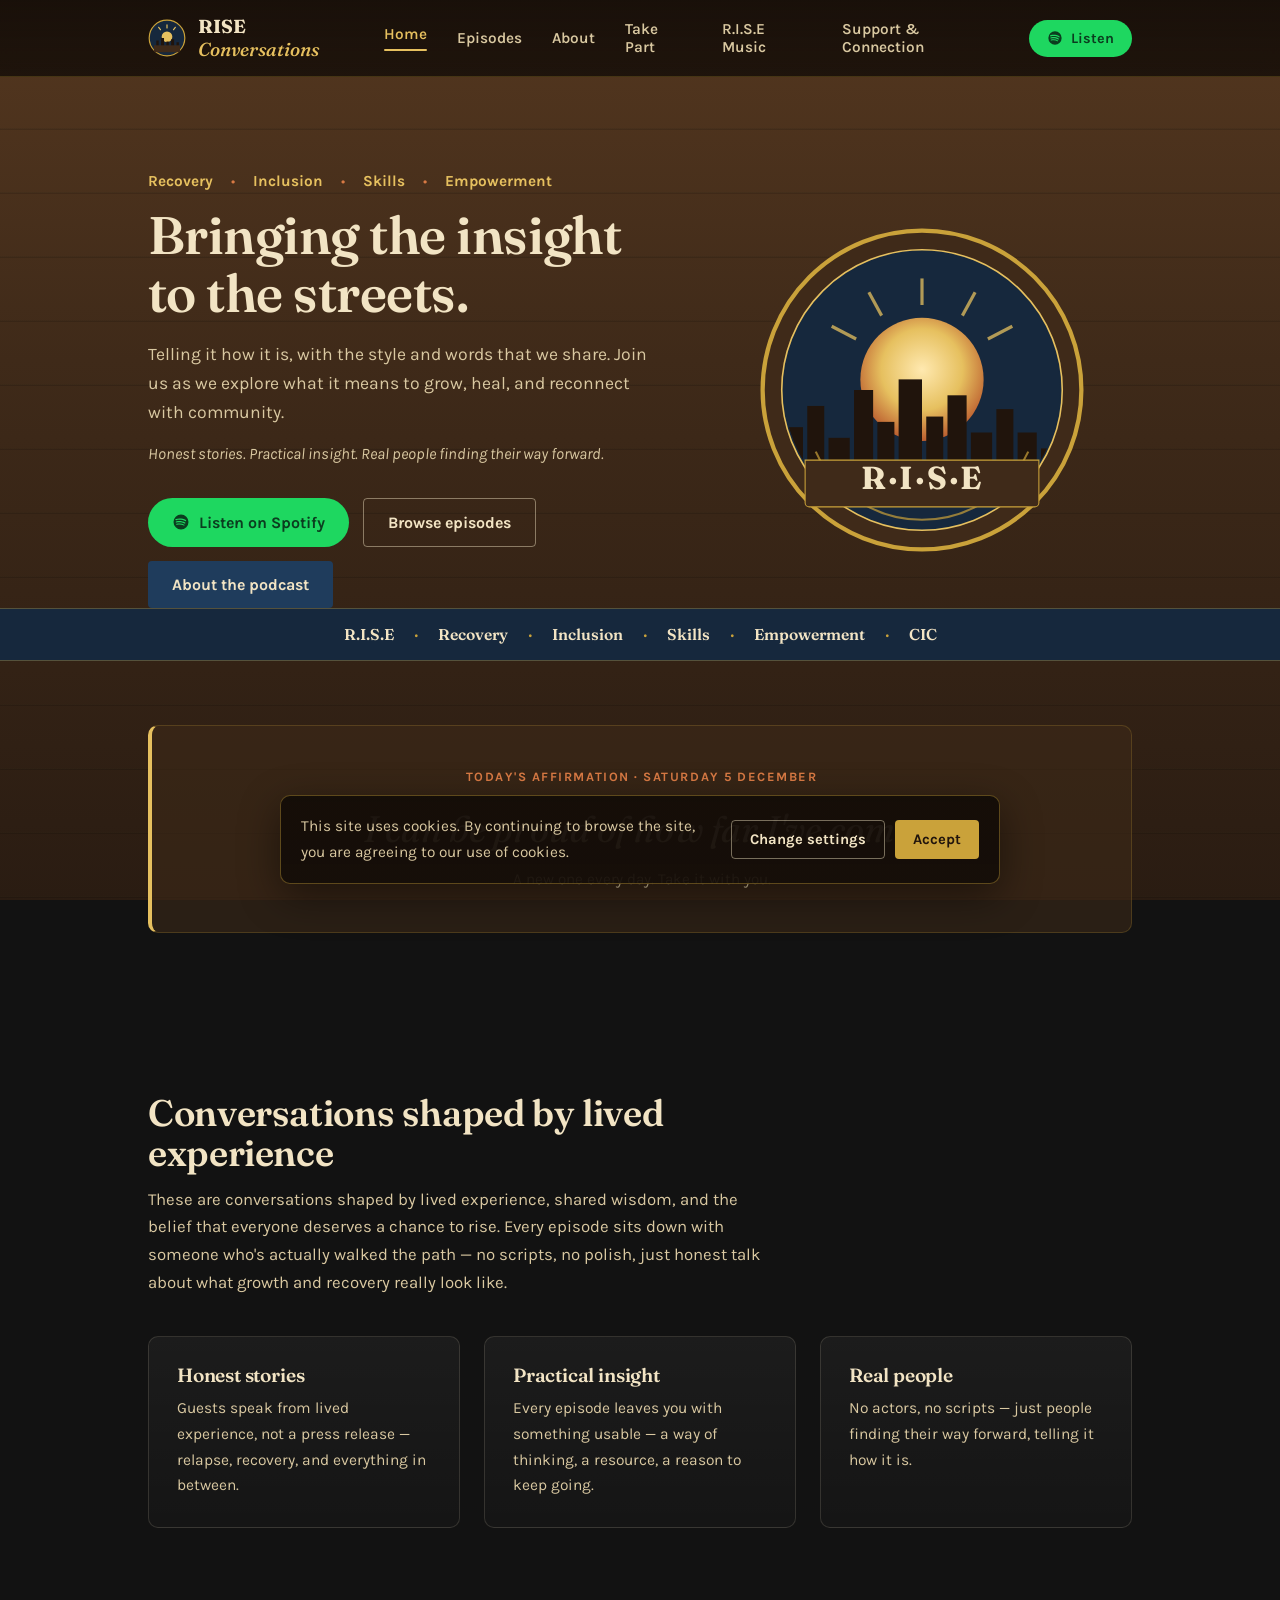
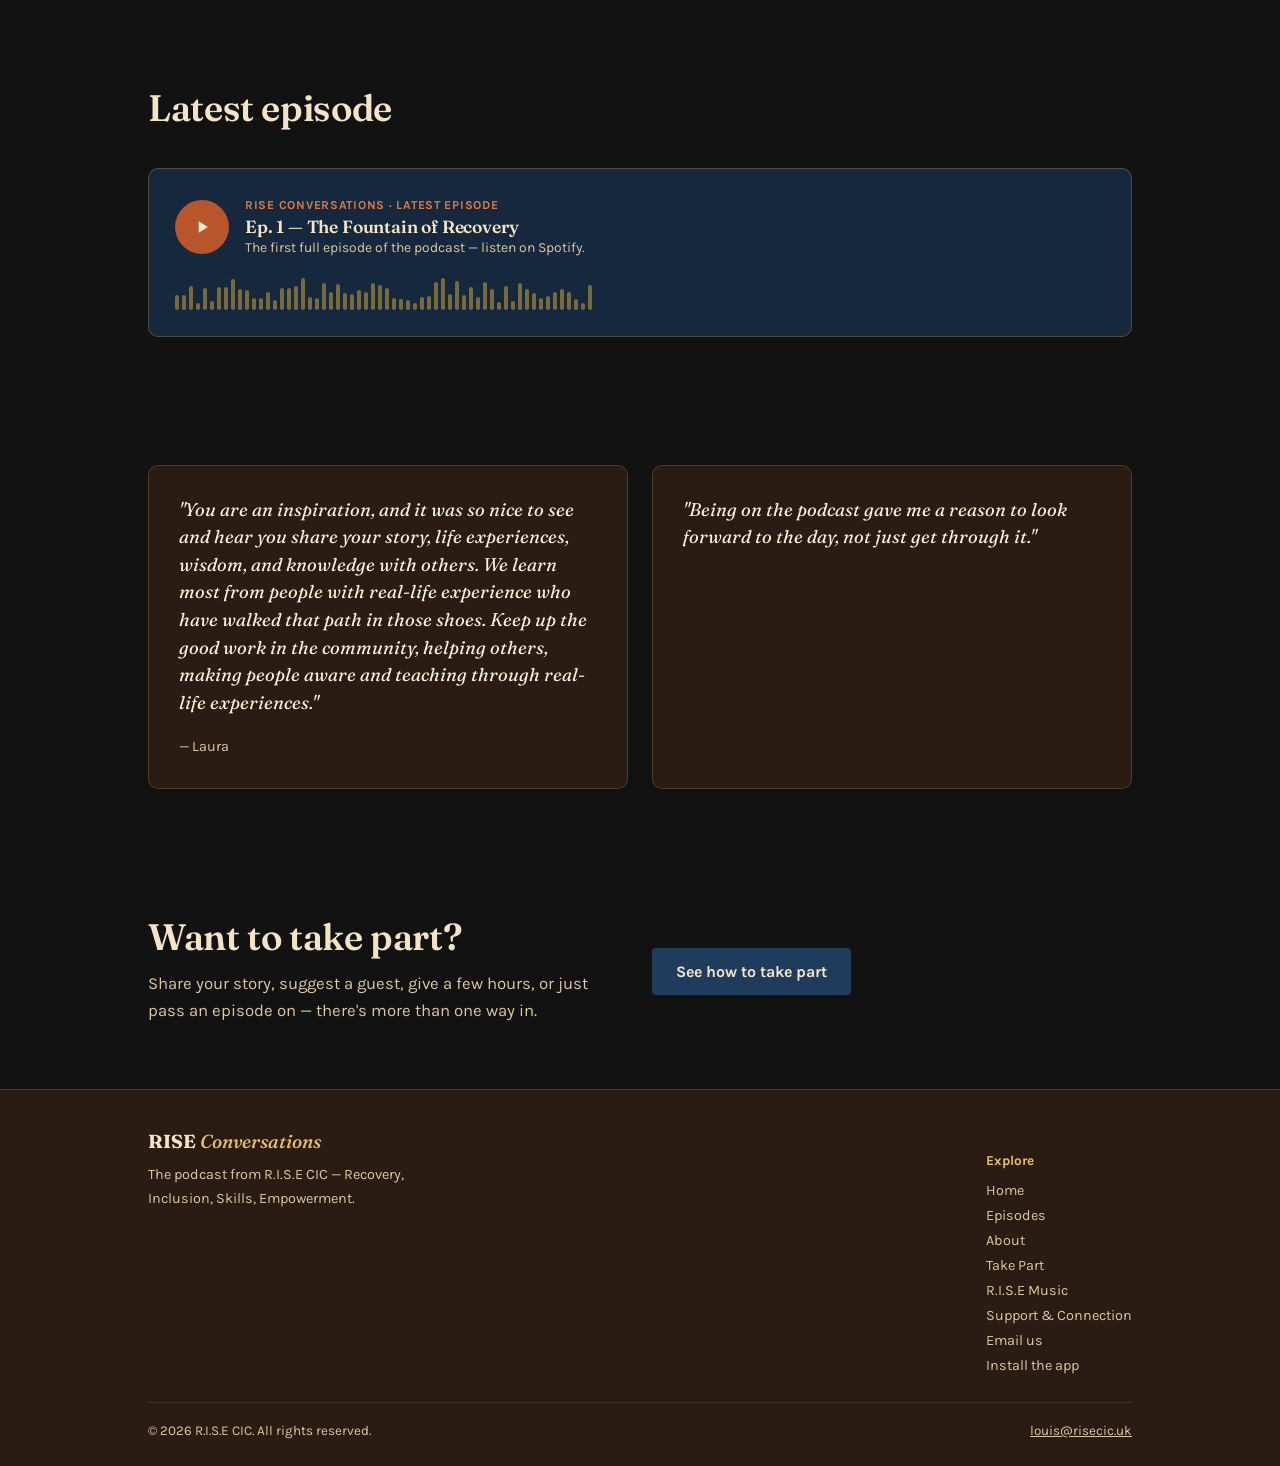
<file: index.html>
<!DOCTYPE html>
<html lang="en" style="color-scheme: dark;">
<head>
<meta charset="UTF-8">
<meta name="viewport" content="width=device-width, initial-scale=1, viewport-fit=cover">
<title>RISE Conversations — The R.I.S.E Podcast</title>
<meta name="description" content="Honest conversations about recovery, inclusion, skills and empowerment from R.I.S.E CIC — real stories, practical insight, real people.">
<meta property="og:type" content="website">
<meta property="og:title" content="RISE Conversations — The R.I.S.E Podcast">
<meta property="og:description" content="Honest conversations about recovery, inclusion, skills and empowerment from R.I.S.E CIC — real stories, practical insight, real people.">
<link rel="preconnect" href="https://fonts.googleapis.com">
<link rel="preconnect" href="https://fonts.gstatic.com" crossorigin>
<link href="https://fonts.googleapis.com/css2?family=Fraunces:opsz,wght@9..144,400;9..144,500;9..144,600;9..144,700&family=Karla:wght@400;500;600;700&display=swap" rel="stylesheet">
<link rel="stylesheet" href="/assets/site.css">
<link rel="manifest" href="/manifest.webmanifest">
<meta name="theme-color" content="#20140c">
</head>
<body>

<header class="topnav">
  <div class="container nav-row">
    <a class="brandmark" href="/" aria-label="RISE Conversations home">
      <svg viewBox="0 0 64 64" fill="none" xmlns="http://www.w3.org/2000/svg" aria-hidden="true">
        <circle cx="32" cy="32" r="30" fill="#16283d" stroke="#caa23a" stroke-width="2"/>
        <circle cx="32" cy="30" r="9" fill="#e6c05f"/>
        <g stroke="#e6c05f" stroke-width="2" stroke-linecap="round">
          <line x1="32" y1="10" x2="32" y2="15"/><line x1="18" y1="14" x2="21" y2="18"/><line x1="46" y1="14" x2="43" y2="18"/>
        </g>
        <path d="M10 44 h44 v10 a2 2 0 0 1 -2 2 h-40 a2 2 0 0 1 -2 -2 z" fill="#3f2a19"/>
        <path d="M14 44 v-8 h4 v8 M22 44 v-12 h5 v12 M31 44 v-6 h4 v6 M39 44 v-10 h5 v10 M48 44 v-5 h4 v5" fill="#20140c"/>
      </svg>
      <span class="brand-word">RISE <em>Conversations</em></span>
    </a>
    <button class="burger" id="burgerBtn" aria-label="Open menu" aria-expanded="false"><span></span><span></span><span></span></button>
    <nav class="links" id="navLinks" aria-label="Main">
      <a class="navlink" href="/" aria-current="page">Home</a>
      <a class="navlink" href="/episodes/">Episodes</a>
      <a class="navlink" href="/about/">About</a>
      <a class="navlink" href="/take-part/">Take Part</a>
      <a class="navlink" href="/rise-music/">R.I.S.E Music</a>
      <a class="navlink" href="/support/">Support &amp; Connection</a>
      <a class="nav-cta" href="/episodes/">
        <svg width="16" height="16" viewBox="0 0 24 24" fill="currentColor"><path d="M12 2a10 10 0 1 0 0 20 10 10 0 0 0 0-20zm4.6 14.5c-.2.3-.6.4-.9.2-2.5-1.5-5.6-1.8-9.3-1-.4.1-.7-.2-.8-.5-.1-.4.2-.7.5-.8 4-.9 7.5-.5 10.3 1.2.3.2.4.6.2.9zm1.2-2.7c-.2.4-.7.5-1.1.3-2.9-1.8-7.3-2.3-10.7-1.3-.4.1-.9-.1-1-.5-.1-.4.1-.9.5-1 3.9-1.2 8.7-.6 12 1.4.4.2.5.7.3 1.1zm.1-2.8C14.2 8.9 8.9 8.7 5.7 9.7c-.5.2-1-.1-1.2-.6-.2-.5.1-1 .6-1.2 3.7-1.1 9.6-.9 13.4 1.4.5.3.6.9.3 1.4-.3.4-.9.5-1.4.3z"/></svg>
        Listen
      </a>
    </nav>
  </div>
</header>

<main>
<div class="page" data-page="home">
<div class="container hero">
    <div>
      <div class="eyebrow-mission"><span>Recovery</span><span class="dot">•</span><span>Inclusion</span><span class="dot">•</span><span>Skills</span><span class="dot">•</span><span>Empowerment</span></div>
      <h1>Bringing the insight to the streets.</h1>
      <p class="sub">Telling it how it is, with the style and words that we share. Join us as we explore what it means to grow, heal, and reconnect with community.</p>
      <p class="sub2">Honest stories. Practical insight. Real people finding their way forward.</p>
      <div class="cta-row">
        <a class="btn btn-spotify" href="/episodes/">
          <svg width="18" height="18" viewBox="0 0 24 24" fill="currentColor"><path d="M12 2a10 10 0 1 0 0 20 10 10 0 0 0 0-20zm4.6 14.5c-.2.3-.6.4-.9.2-2.5-1.5-5.6-1.8-9.3-1-.4.1-.7-.2-.8-.5-.1-.4.2-.7.5-.8 4-.9 7.5-.5 10.3 1.2.3.2.4.6.2.9zm1.2-2.7c-.2.4-.7.5-1.1.3-2.9-1.8-7.3-2.3-10.7-1.3-.4.1-.9-.1-1-.5-.1-.4.1-.9.5-1 3.9-1.2 8.7-.6 12 1.4.4.2.5.7.3 1.1zm.1-2.8C14.2 8.9 8.9 8.7 5.7 9.7c-.5.2-1-.1-1.2-.6-.2-.5.1-1 .6-1.2 3.7-1.1 9.6-.9 13.4 1.4.5.3.6.9.3 1.4-.3.4-.9.5-1.4.3z"/></svg>
          Listen on Spotify
        </a>
        <a class="btn btn-outline" href="/episodes/">Browse episodes</a>
        <a class="btn btn-navy" href="/about/">About the podcast</a>
      </div>
    </div>
    <div class="emblem-wrap">
      <svg viewBox="0 0 320 320" xmlns="http://www.w3.org/2000/svg" role="img" aria-label="R.I.S.E sunrise over city skyline emblem">
        <circle cx="160" cy="160" r="150" fill="#3f2a19" stroke="#caa23a" stroke-width="4"/>
        <circle cx="160" cy="160" r="132" fill="#16283d" stroke="#e6c05f" stroke-width="1.5"/>
        <defs>
          <clipPath id="skyClip"><circle cx="160" cy="160" r="130"/></clipPath>
          <radialGradient id="sunGlow" cx="50%" cy="42%" r="60%">
            <stop offset="0%" stop-color="#ffe9b0"/><stop offset="55%" stop-color="#e6c05f"/><stop offset="100%" stop-color="#b8552b"/>
          </radialGradient>
        </defs>
        <g clip-path="url(#skyClip)">
          <rect x="30" y="30" width="260" height="260" fill="#16283d"/>
          <circle cx="160" cy="150" r="58" fill="url(#sunGlow)"/>
          <g stroke="#e6c05f" stroke-width="3" opacity="0.75">
            <line x1="160" y1="55" x2="160" y2="80"/><line x1="110" y1="68" x2="122" y2="90"/><line x1="210" y1="68" x2="198" y2="90"/>
            <line x1="75" y1="100" x2="98" y2="112"/><line x1="245" y1="100" x2="222" y2="112"/>
          </g>
          <g fill="#20140c">
            <rect x="30" y="195" width="18" height="70"/><rect x="52" y="175" width="16" height="90"/><rect x="72" y="205" width="20" height="60"/>
            <rect x="96" y="160" width="18" height="105"/><rect x="118" y="190" width="16" height="75"/><rect x="138" y="150" width="22" height="115"/>
            <rect x="164" y="185" width="16" height="80"/><rect x="184" y="165" width="18" height="100"/><rect x="206" y="200" width="20" height="65"/>
            <rect x="230" y="178" width="16" height="87"/><rect x="250" y="200" width="18" height="65"/><rect x="272" y="215" width="18" height="50"/>
          </g>
        </g>
        <path d="M60 218 A110 110 0 0 0 260 218" stroke="#caa23a" stroke-width="2" fill="none" opacity="0.7"/>
        <path d="M50 226 h220 v40 a4 4 0 0 1 -4 4 h-212 a4 4 0 0 1 -4 -4 z" fill="#3f2a19" stroke="#caa23a" stroke-width="1"/>
        <text x="160" y="253" text-anchor="middle" font-family="Fraunces, serif" font-weight="700" font-size="30" fill="#f2e4c4" letter-spacing="2">R·I·S·E</text>
      </svg>
    </div>
  </div>

  <div class="band">
    <div class="container">
      <span>R.I.S.E</span><span class="sep">·</span><span>Recovery</span><span class="sep">·</span><span>Inclusion</span><span class="sep">·</span><span>Skills</span><span class="sep">·</span><span>Empowerment</span><span class="sep">·</span><span>CIC</span>
    </div>
  </div>

  <section class="section-tight">
    <div class="container">
      <div class="affirmation" style="background:rgba(63,42,25,0.55); border:1px solid rgba(202,162,58,0.22); border-left:4px solid var(--gold-bright); border-radius:var(--radius-m); padding:40px 28px; text-align:center;">
        <p id="affirmationLabel" style="color:var(--ember-bright); font-weight:700; font-size:0.8rem; letter-spacing:0.12em; text-transform:uppercase; margin:0;">Today's affirmation</p>
        <p id="affirmationText" style="font-family:var(--serif); font-style:italic; font-size:clamp(1.5rem,3.5vw,2.3rem); color:var(--cream); line-height:1.3; margin:18px 0 14px;">Today I will do one thing for my future self.</p>
        <p style="color:var(--cream-dim); font-size:0.95rem; margin:0;">A new one every day. Take it with you.</p>
      </div>
    </div>
  </section>

  <section>
    <div class="container">
      <div class="section-head">
        <h2>Conversations shaped by lived experience</h2>
        <p>These are conversations shaped by lived experience, shared wisdom, and the belief that everyone deserves a chance to rise. Every episode sits down with someone who's actually walked the path — no scripts, no polish, just honest talk about what growth and recovery really look like.</p>
      </div>
      <div class="grid-3">
        <div class="card">
          <h3>Honest stories</h3>
          <p>Guests speak from lived experience, not a press release — relapse, recovery, and everything in between.</p>
        </div>
        <div class="card">
          <h3>Practical insight</h3>
          <p>Every episode leaves you with something usable — a way of thinking, a resource, a reason to keep going.</p>
        </div>
        <div class="card">
          <h3>Real people</h3>
          <p>No actors, no scripts — just people finding their way forward, telling it how it is.</p>
        </div>
      </div>
    </div>
  </section>

  <section class="section-tight">
    <div class="container">
      <div class="section-head"><h2>Latest episode</h2></div>
      <div class="player">
        <div class="player-top">
          <a class="play-btn" href="https://open.spotify.com/episode/1gWACPZPdMkY2TVXbCMTqi" target="_blank" rel="noopener" aria-label="Listen to episode 1, The Fountain of Recovery, on Spotify">
            <svg viewBox="0 0 24 24" width="20" height="20" fill="currentColor"><path d="M8 5v14l11-7z"/></svg>
          </a>
          <div class="player-meta">
            <p class="live">RISE CONVERSATIONS · LATEST EPISODE</p>
            <h4>Ep. 1 — The Fountain of Recovery</h4>
            <p>The first full episode of the podcast — listen on Spotify.</p>
          </div>
        </div>
        <div class="waveform" id="waveform"></div>
      </div>
    </div>
  </section>

  <section class="section-tight">
    <div class="container">
      <div class="grid-2">
        <div class="quote-card">
          <p class="quote">"You are an inspiration, and it was so nice to see and hear you share your story, life experiences, wisdom, and knowledge with others. We learn most from people with real-life experience who have walked that path in those shoes. Keep up the good work in the community, helping others, making people aware and teaching through real-life experiences."</p>
          <p style="margin-top:18px; color:var(--cream-dim); font-size:0.9rem;">— Laura</p>
        </div>
        <div class="quote-card">
          <p class="quote">"Being on the podcast gave me a reason to look forward to the day, not just get through it."</p>
        </div>
      </div>
    </div>
  </section>

  <section class="section-tight">
    <div class="container">
      <div class="grid-2" style="align-items:center;">
        <div class="section-head" style="margin-bottom:0;">
          <h2>Want to take part?</h2>
          <p>Share your story, suggest a guest, give a few hours, or just pass an episode on — there's more than one way in.</p>
        </div>
        <div class="cta-row" style="margin-top:0;">
          <a class="btn btn-navy" href="/take-part/">See how to take part</a>
        </div>
      </div>
    </div>
  </section>
</div>
</main>

<footer>
  <div class="container">
    <div class="footer-top">
      <div class="footer-brand">
        <span class="brand-word">RISE <em>Conversations</em></span>
        <p>The podcast from R.I.S.E CIC — Recovery, Inclusion, Skills, Empowerment.</p>
      </div>
      <div class="footer-col">
        <h5>Explore</h5>
        <a href="/">Home</a>
        <a href="/episodes/">Episodes</a>
        <a href="/about/">About</a>
        <a href="/take-part/">Take Part</a>
        <a href="/rise-music/">R.I.S.E Music</a>
        <a href="/support/">Support &amp; Connection</a>
        <a href="mailto:louis@risecic.uk">Email us</a>
        <a href="#" id="installApp">Install the app</a>
      </div>
    </div>
    <div class="footer-bottom">
      <span>© 2026 R.I.S.E CIC. All rights reserved.</span>
      <a href="mailto:louis@risecic.uk" style="color:inherit;">louis@risecic.uk</a>
    </div>
  </div>
</footer>

<script src="/assets/site.js"></script>
<script>
(function(){
  var affirmations = [
    "Today I will do one thing for my future self.",
    "I am more than my past.",
    "Progress, not perfection.",
    "I am allowed to ask for help.",
    "One day at a time is enough.",
    "My story can help someone else.",
    "I choose connection over isolation.",
    "Small steps still move me forward.",
    "I deserve a chance to rise.",
    "I can be proud of how far I've come.",
    "Today I will be kind to myself.",
    "I don't have to have it all figured out.",
    "Every day is a fresh start.",
    "My voice matters.",
    "I am building something worth keeping."
  ];
  var now = new Date();
  var start = new Date(now.getFullYear(), 0, 0);
  var day = Math.floor((now - start) / 86400000);
  var text = document.getElementById('affirmationText');
  var label = document.getElementById('affirmationLabel');
  if(text){ text.textContent = affirmations[day % affirmations.length]; }
  if(label){ label.textContent = "Today's affirmation · " + now.toLocaleDateString('en-GB', {weekday:'long', day:'numeric', month:'long'}); }

  var deferredPrompt = null;
  window.addEventListener('beforeinstallprompt', function(e){ e.preventDefault(); deferredPrompt = e; });
  var install = document.getElementById('installApp');
  if(install){
    install.addEventListener('click', function(e){
      e.preventDefault();
      if(deferredPrompt){ deferredPrompt.prompt(); deferredPrompt = null; return; }
      var ios = /iphone|ipad|ipod/i.test(navigator.userAgent);
      alert(ios ? 'To install, tap the Share button in Safari, then "Add to Home Screen".'
                : 'To install, open your browser menu and choose "Install app" or "Add to Home screen".');
    });
  }
})();
</script>
</body>
</html>
</file>
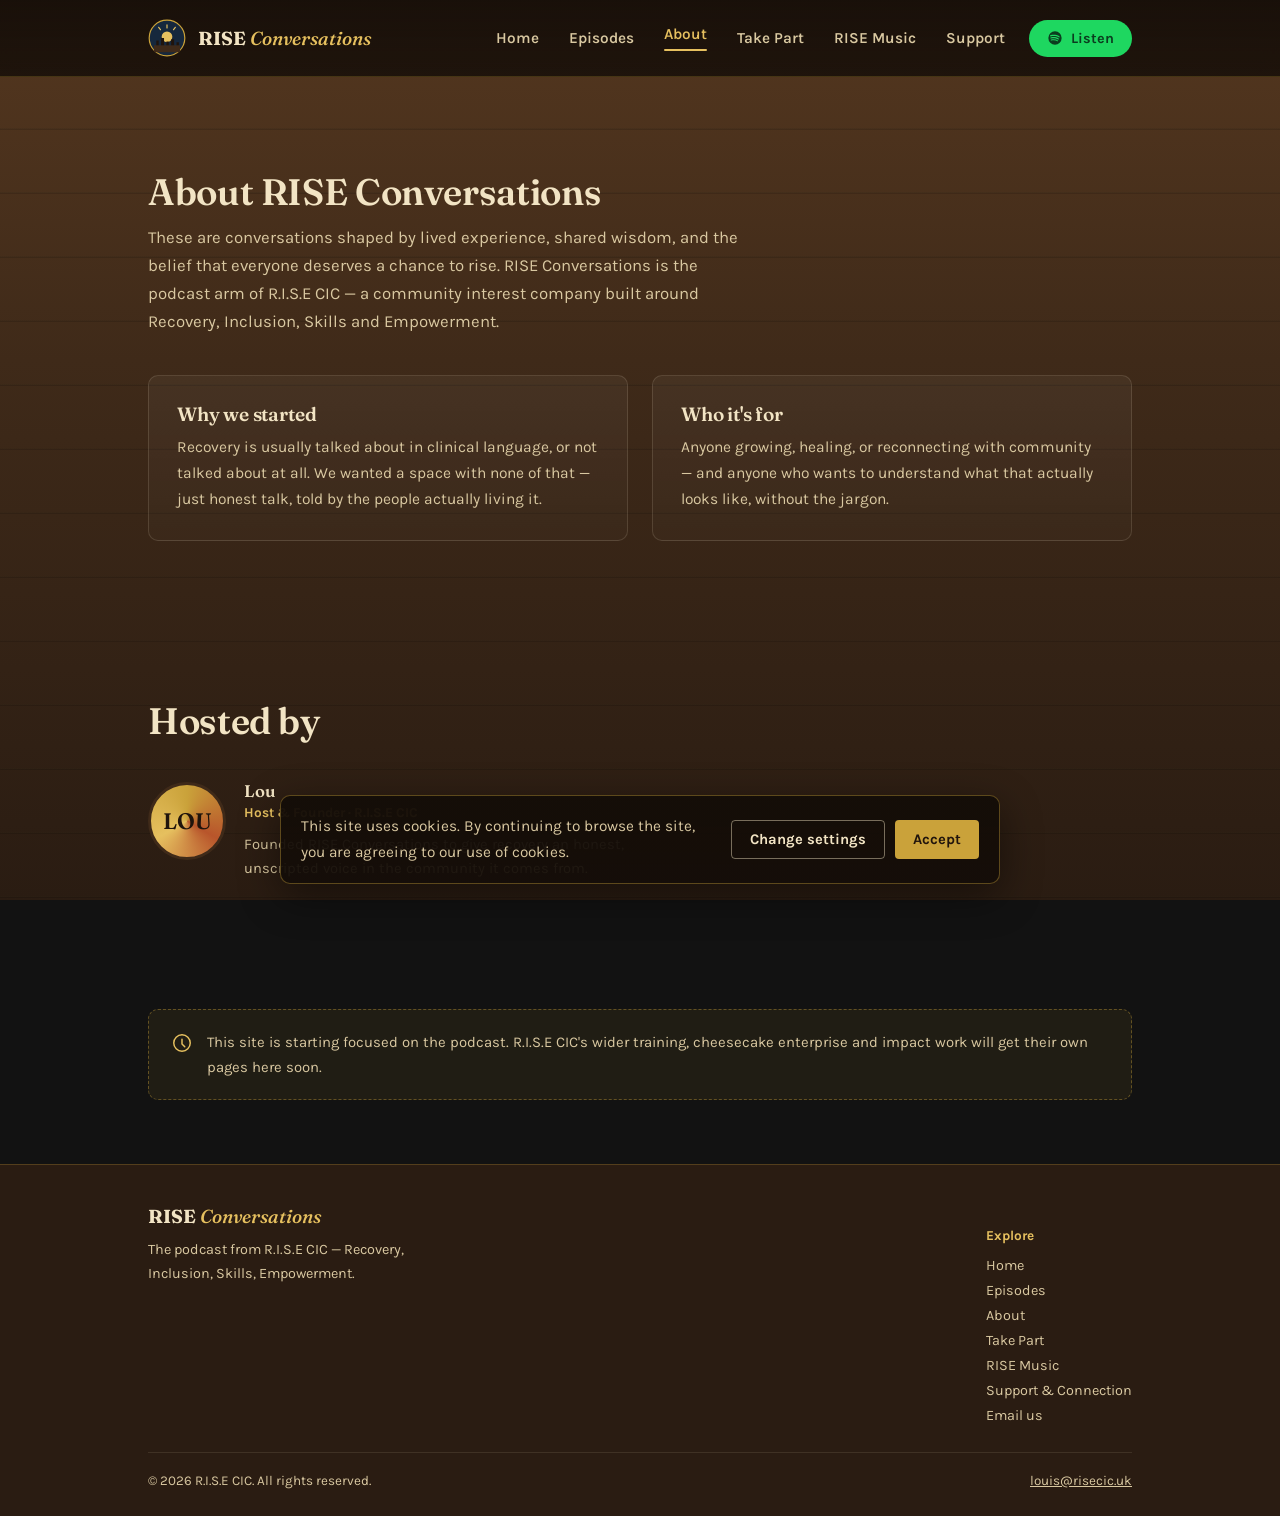
<file: about/index.html>
<!DOCTYPE html>
<html lang="en" style="color-scheme: dark;">
<head>
<meta charset="UTF-8">
<meta name="viewport" content="width=device-width, initial-scale=1, viewport-fit=cover">
<title>About — RISE Conversations</title>
<meta name="description" content="About RISE Conversations, the podcast from R.I.S.E CIC — why we started it, who it is for, and who hosts it.">
<meta property="og:type" content="website">
<meta property="og:title" content="About — RISE Conversations">
<meta property="og:description" content="About RISE Conversations, the podcast from R.I.S.E CIC — why we started it, who it is for, and who hosts it.">
<link rel="preconnect" href="https://fonts.googleapis.com">
<link rel="preconnect" href="https://fonts.gstatic.com" crossorigin>
<link href="https://fonts.googleapis.com/css2?family=Fraunces:opsz,wght@9..144,400;9..144,500;9..144,600;9..144,700&family=Karla:wght@400;500;600;700&display=swap" rel="stylesheet">
<link rel="stylesheet" href="/assets/site.css">
</head>
<body>

<header class="topnav">
  <div class="container nav-row">
    <a class="brandmark" href="/" aria-label="RISE Conversations home">
      <svg viewBox="0 0 64 64" fill="none" xmlns="http://www.w3.org/2000/svg" aria-hidden="true">
        <circle cx="32" cy="32" r="30" fill="#16283d" stroke="#caa23a" stroke-width="2"/>
        <circle cx="32" cy="30" r="9" fill="#e6c05f"/>
        <g stroke="#e6c05f" stroke-width="2" stroke-linecap="round">
          <line x1="32" y1="10" x2="32" y2="15"/><line x1="18" y1="14" x2="21" y2="18"/><line x1="46" y1="14" x2="43" y2="18"/>
        </g>
        <path d="M10 44 h44 v10 a2 2 0 0 1 -2 2 h-40 a2 2 0 0 1 -2 -2 z" fill="#3f2a19"/>
        <path d="M14 44 v-8 h4 v8 M22 44 v-12 h5 v12 M31 44 v-6 h4 v6 M39 44 v-10 h5 v10 M48 44 v-5 h4 v5" fill="#20140c"/>
      </svg>
      <span class="brand-word">RISE <em>Conversations</em></span>
    </a>
    <button class="burger" id="burgerBtn" aria-label="Open menu" aria-expanded="false"><span></span><span></span><span></span></button>
    <nav class="links" id="navLinks" aria-label="Main">
      <a class="navlink" href="/">Home</a>
      <a class="navlink" href="/episodes/">Episodes</a>
      <a class="navlink" href="/about/" aria-current="page">About</a>
      <a class="navlink" href="/take-part/">Take Part</a>
      <a class="navlink" href="/rise-music/">RISE Music</a>
      <a class="navlink" href="/support/">Support</a>
      <a class="nav-cta" href="/episodes/">
        <svg width="16" height="16" viewBox="0 0 24 24" fill="currentColor"><path d="M12 2a10 10 0 1 0 0 20 10 10 0 0 0 0-20zm4.6 14.5c-.2.3-.6.4-.9.2-2.5-1.5-5.6-1.8-9.3-1-.4.1-.7-.2-.8-.5-.1-.4.2-.7.5-.8 4-.9 7.5-.5 10.3 1.2.3.2.4.6.2.9zm1.2-2.7c-.2.4-.7.5-1.1.3-2.9-1.8-7.3-2.3-10.7-1.3-.4.1-.9-.1-1-.5-.1-.4.1-.9.5-1 3.9-1.2 8.7-.6 12 1.4.4.2.5.7.3 1.1zm.1-2.8C14.2 8.9 8.9 8.7 5.7 9.7c-.5.2-1-.1-1.2-.6-.2-.5.1-1 .6-1.2 3.7-1.1 9.6-.9 13.4 1.4.5.3.6.9.3 1.4-.3.4-.9.5-1.4.3z"/></svg>
        Listen
      </a>
    </nav>
  </div>
</header>

<main>
<div class="page" data-page="about">
<section>
    <div class="container">
      <div class="section-head">
        <h2>About RISE Conversations</h2>
        <p class="measure">These are conversations shaped by lived experience, shared wisdom, and the belief that everyone deserves a chance to rise. RISE Conversations is the podcast arm of R.I.S.E CIC — a community interest company built around Recovery, Inclusion, Skills and Empowerment.</p>
      </div>
      <div class="grid-2">
        <div class="card">
          <h3>Why we started</h3>
          <p>Recovery is usually talked about in clinical language, or not talked about at all. We wanted a space with none of that — just honest talk, told by the people actually living it.</p>
        </div>
        <div class="card">
          <h3>Who it's for</h3>
          <p>Anyone growing, healing, or reconnecting with community — and anyone who wants to understand what that actually looks like, without the jargon.</p>
        </div>
      </div>
    </div>
  </section>

  <section class="section-tight">
    <div class="container">
      <div class="section-head"><h2>Hosted by</h2></div>
      <div class="team-grid single">
        <div class="team-card">
          <div class="avatar">LOU</div>
          <div>
            <h4>Lou</h4>
            <p class="role">Host &amp; Founder · R.I.S.E CIC</p>
            <p class="bio">Founded RISE Conversations to give recovery an honest, unscripted voice in the community it comes from.</p>
          </div>
        </div>
      </div>
    </div>
  </section>

  <section class="section-tight">
    <div class="container">
      <div class="roadmap-note">
        <svg viewBox="0 0 24 24" fill="none" stroke="currentColor" stroke-width="1.6"><path d="M12 8v5l3 3M21 12a9 9 0 1 1-18 0 9 9 0 0 1 18 0z" stroke-linecap="round" stroke-linejoin="round"/></svg>
        <p>This site is starting focused on the podcast. R.I.S.E CIC's wider training, cheesecake enterprise and impact work will get their own pages here soon.</p>
      </div>
    </div>
  </section>
</div>
</main>

<footer>
  <div class="container">
    <div class="footer-top">
      <div class="footer-brand">
        <span class="brand-word">RISE <em>Conversations</em></span>
        <p>The podcast from R.I.S.E CIC — Recovery, Inclusion, Skills, Empowerment.</p>
      </div>
      <div class="footer-col">
        <h5>Explore</h5>
        <a href="/">Home</a>
        <a href="/episodes/">Episodes</a>
        <a href="/about/">About</a>
        <a href="/take-part/">Take Part</a>
        <a href="/rise-music/">RISE Music</a>
        <a href="/support/">Support &amp; Connection</a>
        <a href="mailto:louis@risecic.uk">Email us</a>
      </div>
    </div>
    <div class="footer-bottom">
      <span>© 2026 R.I.S.E CIC. All rights reserved.</span>
      <a href="mailto:louis@risecic.uk" style="color:inherit;">louis@risecic.uk</a>
    </div>
  </div>
</footer>

<script src="/assets/site.js"></script>
</body>
</html>
</file>
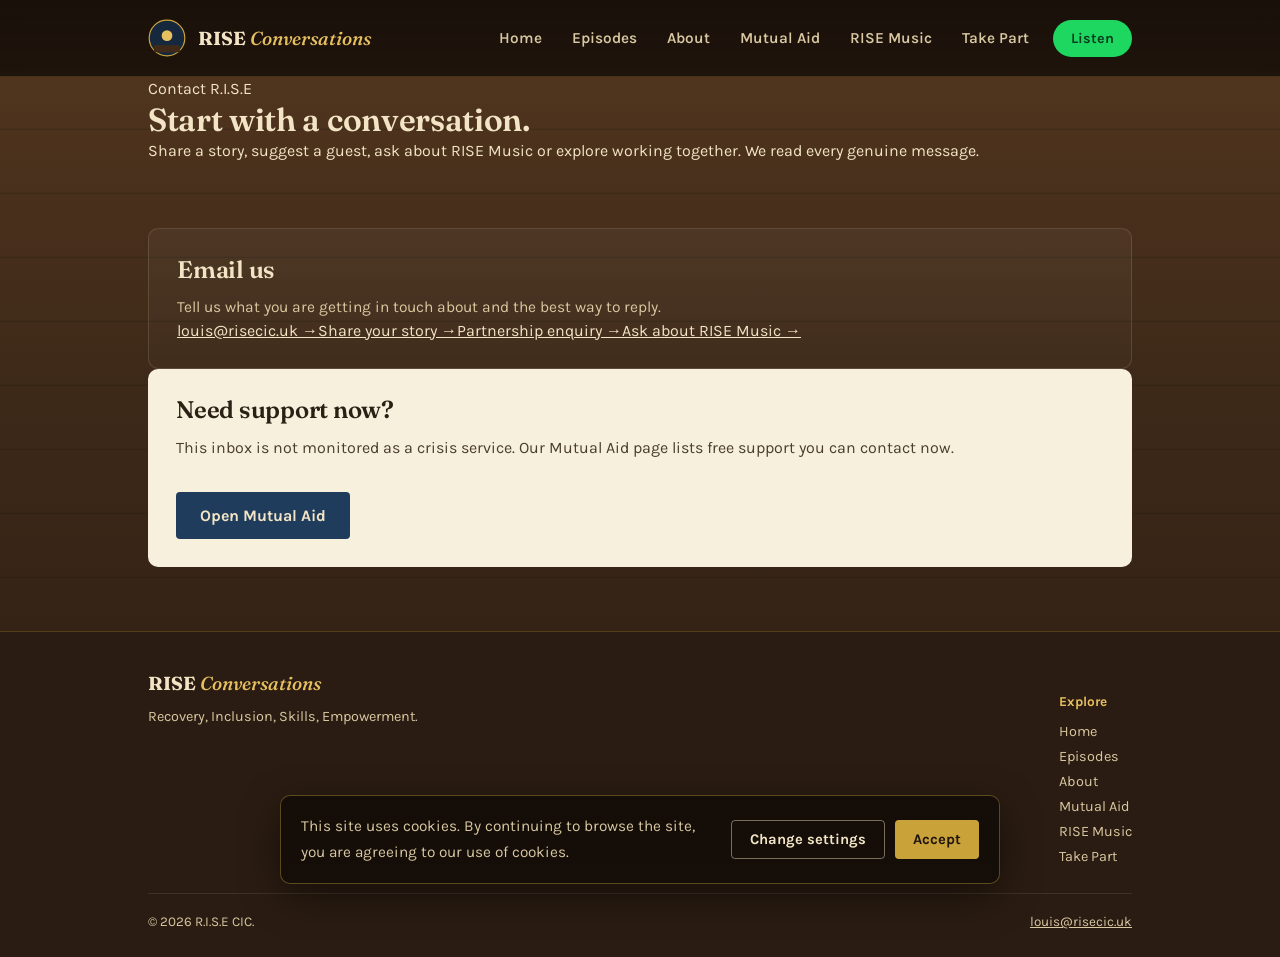
<file: contact/index.html>
<!DOCTYPE html><html lang="en" style="color-scheme:dark"><head><meta charset="UTF-8"><meta name="viewport" content="width=device-width,initial-scale=1,viewport-fit=cover"><title>Contact — RISE Conversations</title><meta name="description" content="Contact R.I.S.E CIC about the podcast, participation, partnerships and community work."><link rel="preconnect" href="https://fonts.googleapis.com"><link rel="preconnect" href="https://fonts.gstatic.com" crossorigin><link href="https://fonts.googleapis.com/css2?family=Fraunces:opsz,wght@9..144,400;9..144,500;9..144,600;9..144,700&family=Karla:wght@400;500;600;700&display=swap" rel="stylesheet"><link rel="stylesheet" href="/assets/site.css"></head><body>
<header class="topnav"><div class="container nav-row"><a class="brandmark" href="/" aria-label="RISE Conversations home"><svg viewBox="0 0 64 64" aria-hidden="true"><circle cx="32" cy="32" r="30" fill="#16283d" stroke="#caa23a" stroke-width="2"/><circle cx="32" cy="28" r="9" fill="#e6c05f"/><path d="M10 44h44v12H10z" fill="#3f2a19"/></svg><span class="brand-word">RISE <em>Conversations</em></span></a><button class="burger" id="burgerBtn" aria-label="Open menu" aria-expanded="false"><span></span><span></span><span></span></button><nav class="links" id="navLinks" aria-label="Main"><a class="navlink" href="/">Home</a><a class="navlink" href="/episodes/">Episodes</a><a class="navlink" href="/about/">About</a><a class="navlink" href="/mutual-aid/">Mutual Aid</a><a class="navlink" href="/rise-music/">RISE Music</a><a class="navlink" href="/take-part/">Take Part</a><a class="nav-cta" href="/episodes/">Listen</a></nav></div></header>
<main><div class="page"><div class="container page-intro"><p class="kicker">Contact R.I.S.E</p><h1>Start with a conversation.</h1><p>Share a story, suggest a guest, ask about RISE Music or explore working together. We read every genuine message.</p></div><section class="section-tight"><div class="container contact-panel"><div class="card"><h2>Email us</h2><p style="margin-top:12px">Tell us what you are getting in touch about and the best way to reply.</p><div class="contact-list"><a href="mailto:louis@risecic.uk?subject=Hello%20R.I.S.E">louis@risecic.uk <span>→</span></a><a href="mailto:louis@risecic.uk?subject=Sharing%20my%20story">Share your story <span>→</span></a><a href="mailto:louis@risecic.uk?subject=Partnership%20enquiry">Partnership enquiry <span>→</span></a><a href="mailto:louis@risecic.uk?subject=RISE%20Music">Ask about RISE Music <span>→</span></a></div></div><aside class="paper" style="padding:28px"><h2>Need support now?</h2><p style="margin-top:12px">This inbox is not monitored as a crisis service. Our Mutual Aid page lists free support you can contact now.</p><div class="cta-row"><a class="btn btn-navy" href="/mutual-aid/">Open Mutual Aid</a></div></aside></div></section></div></main>
<footer><div class="container"><div class="footer-top"><div class="footer-brand"><span class="brand-word">RISE <em>Conversations</em></span><p>Recovery, Inclusion, Skills, Empowerment.</p></div><div class="footer-col"><h5>Explore</h5><a href="/">Home</a><a href="/episodes/">Episodes</a><a href="/about/">About</a><a href="/mutual-aid/">Mutual Aid</a><a href="/rise-music/">RISE Music</a><a href="/take-part/">Take Part</a></div></div><div class="footer-bottom"><span>© 2026 R.I.S.E CIC.</span><a href="mailto:louis@risecic.uk">louis@risecic.uk</a></div></div></footer><script src="/assets/site.js"></script></body></html>
</file>
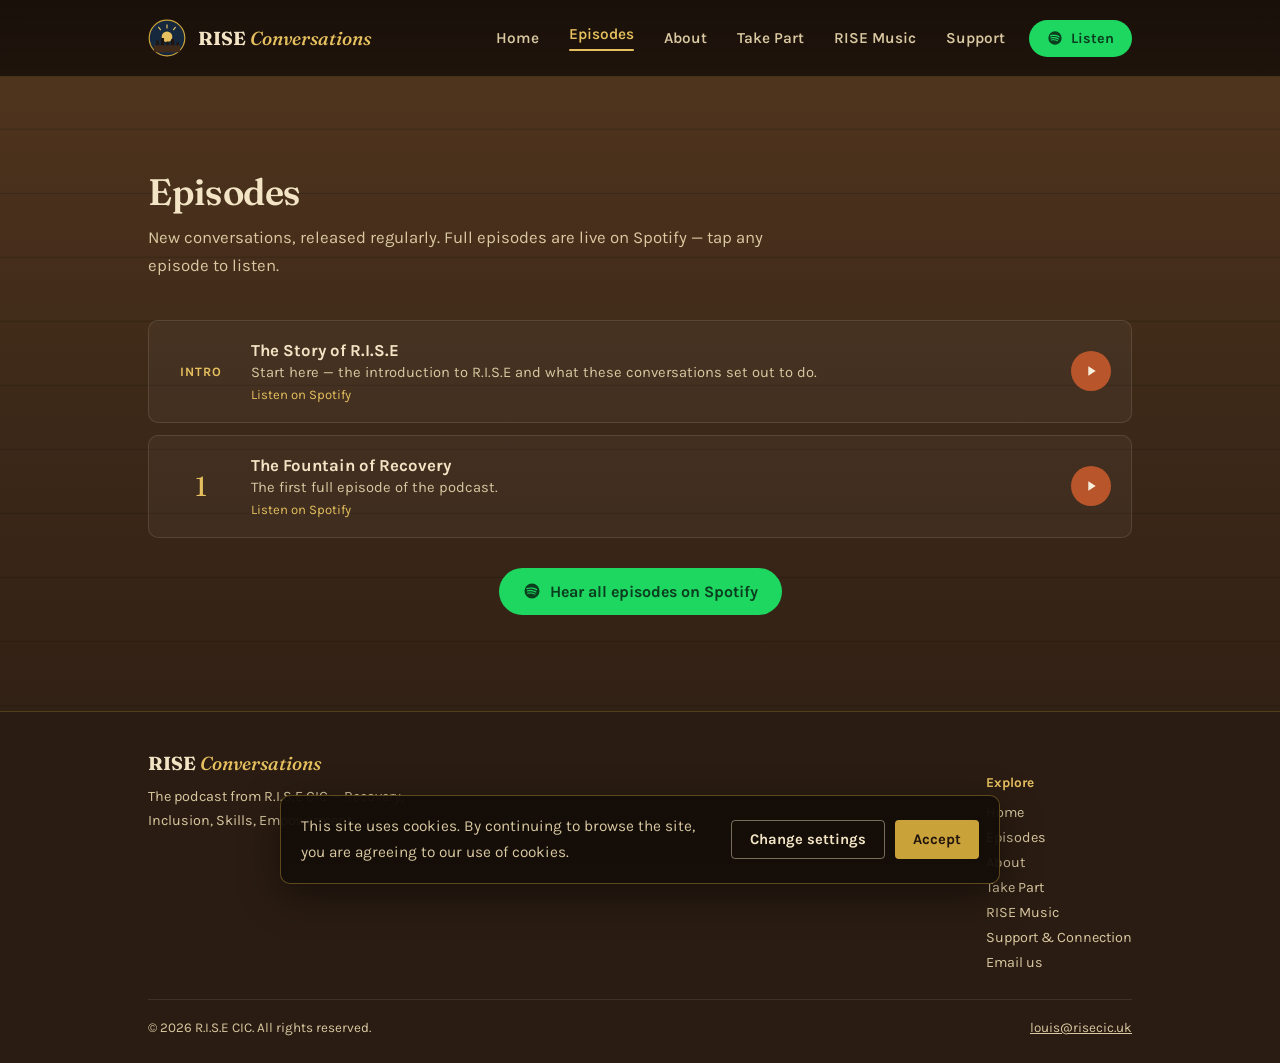
<file: episodes/index.html>
<!DOCTYPE html>
<html lang="en" style="color-scheme: dark;">
<head>
<meta charset="UTF-8">
<meta name="viewport" content="width=device-width, initial-scale=1, viewport-fit=cover">
<title>Episodes — RISE Conversations</title>
<meta name="description" content="Every episode of RISE Conversations: unscripted conversations about recovery, growth and community, released regularly.">
<meta property="og:type" content="website">
<meta property="og:title" content="Episodes — RISE Conversations">
<meta property="og:description" content="Every episode of RISE Conversations: unscripted conversations about recovery, growth and community, released regularly.">
<link rel="preconnect" href="https://fonts.googleapis.com">
<link rel="preconnect" href="https://fonts.gstatic.com" crossorigin>
<link href="https://fonts.googleapis.com/css2?family=Fraunces:opsz,wght@9..144,400;9..144,500;9..144,600;9..144,700&family=Karla:wght@400;500;600;700&display=swap" rel="stylesheet">
<link rel="stylesheet" href="/assets/site.css">
</head>
<body>

<header class="topnav">
  <div class="container nav-row">
    <a class="brandmark" href="/" aria-label="RISE Conversations home">
      <svg viewBox="0 0 64 64" fill="none" xmlns="http://www.w3.org/2000/svg" aria-hidden="true">
        <circle cx="32" cy="32" r="30" fill="#16283d" stroke="#caa23a" stroke-width="2"/>
        <circle cx="32" cy="30" r="9" fill="#e6c05f"/>
        <g stroke="#e6c05f" stroke-width="2" stroke-linecap="round">
          <line x1="32" y1="10" x2="32" y2="15"/><line x1="18" y1="14" x2="21" y2="18"/><line x1="46" y1="14" x2="43" y2="18"/>
        </g>
        <path d="M10 44 h44 v10 a2 2 0 0 1 -2 2 h-40 a2 2 0 0 1 -2 -2 z" fill="#3f2a19"/>
        <path d="M14 44 v-8 h4 v8 M22 44 v-12 h5 v12 M31 44 v-6 h4 v6 M39 44 v-10 h5 v10 M48 44 v-5 h4 v5" fill="#20140c"/>
      </svg>
      <span class="brand-word">RISE <em>Conversations</em></span>
    </a>
    <button class="burger" id="burgerBtn" aria-label="Open menu" aria-expanded="false"><span></span><span></span><span></span></button>
    <nav class="links" id="navLinks" aria-label="Main">
      <a class="navlink" href="/">Home</a>
      <a class="navlink" href="/episodes/" aria-current="page">Episodes</a>
      <a class="navlink" href="/about/">About</a>
      <a class="navlink" href="/take-part/">Take Part</a>
      <a class="navlink" href="/rise-music/">RISE Music</a>
      <a class="navlink" href="/support/">Support</a>
      <a class="nav-cta" href="/episodes/">
        <svg width="16" height="16" viewBox="0 0 24 24" fill="currentColor"><path d="M12 2a10 10 0 1 0 0 20 10 10 0 0 0 0-20zm4.6 14.5c-.2.3-.6.4-.9.2-2.5-1.5-5.6-1.8-9.3-1-.4.1-.7-.2-.8-.5-.1-.4.2-.7.5-.8 4-.9 7.5-.5 10.3 1.2.3.2.4.6.2.9zm1.2-2.7c-.2.4-.7.5-1.1.3-2.9-1.8-7.3-2.3-10.7-1.3-.4.1-.9-.1-1-.5-.1-.4.1-.9.5-1 3.9-1.2 8.7-.6 12 1.4.4.2.5.7.3 1.1zm.1-2.8C14.2 8.9 8.9 8.7 5.7 9.7c-.5.2-1-.1-1.2-.6-.2-.5.1-1 .6-1.2 3.7-1.1 9.6-.9 13.4 1.4.5.3.6.9.3 1.4-.3.4-.9.5-1.4.3z"/></svg>
        Listen
      </a>
    </nav>
  </div>
</header>

<main>
<div class="page" data-page="episodes">
<section>
    <div class="container">
      <div class="section-head">
        <h2>Episodes</h2>
        <p>New conversations, released regularly. Full episodes are live on Spotify — tap any episode to listen.</p>
      </div>

      <div class="episode-card">
        <div class="ep-num intro">Intro</div>
        <div>
          <div class="ep-title">The Story of R.I.S.E</div>
          <div class="ep-desc">Start here — the introduction to R.I.S.E and what these conversations set out to do.</div>
          <div class="ep-meta">Listen on Spotify</div>
        </div>
        <div class="ep-actions">
          <a class="ep-play" href="https://open.spotify.com/episode/3mpsMV2g4L0rovLpNkk1s2" target="_blank" rel="noopener" aria-label="Listen to the intro, The Story of R.I.S.E, on Spotify"><svg width="16" height="16" viewBox="0 0 24 24" fill="currentColor"><path d="M8 5v14l11-7z"/></svg></a>
        </div>
      </div>

      <div class="episode-card">
        <div class="ep-num">1</div>
        <div>
          <div class="ep-title">The Fountain of Recovery</div>
          <div class="ep-desc">The first full episode of the podcast.</div>
          <div class="ep-meta">Listen on Spotify</div>
        </div>
        <div class="ep-actions">
          <a class="ep-play" href="https://open.spotify.com/episode/1gWACPZPdMkY2TVXbCMTqi" target="_blank" rel="noopener" aria-label="Listen to episode 1, The Fountain of Recovery, on Spotify"><svg width="16" height="16" viewBox="0 0 24 24" fill="currentColor"><path d="M8 5v14l11-7z"/></svg></a>
        </div>
      </div>

      <div style="margin-top:30px; text-align:center;">
        <a class="btn btn-spotify" href="https://open.spotify.com/show/0346WyCA18FxdlHY8dHXpE" target="_blank" rel="noopener">
          <svg width="18" height="18" viewBox="0 0 24 24" fill="currentColor"><path d="M12 2a10 10 0 1 0 0 20 10 10 0 0 0 0-20zm4.6 14.5c-.2.3-.6.4-.9.2-2.5-1.5-5.6-1.8-9.3-1-.4.1-.7-.2-.8-.5-.1-.4.2-.7.5-.8 4-.9 7.5-.5 10.3 1.2.3.2.4.6.2.9zm1.2-2.7c-.2.4-.7.5-1.1.3-2.9-1.8-7.3-2.3-10.7-1.3-.4.1-.9-.1-1-.5-.1-.4.1-.9.5-1 3.9-1.2 8.7-.6 12 1.4.4.2.5.7.3 1.1zm.1-2.8C14.2 8.9 8.9 8.7 5.7 9.7c-.5.2-1-.1-1.2-.6-.2-.5.1-1 .6-1.2 3.7-1.1 9.6-.9 13.4 1.4.5.3.6.9.3 1.4-.3.4-.9.5-1.4.3z"/></svg>
          Hear all episodes on Spotify
        </a>
      </div>
    </div>
  </section>
</div>
</main>

<footer>
  <div class="container">
    <div class="footer-top">
      <div class="footer-brand">
        <span class="brand-word">RISE <em>Conversations</em></span>
        <p>The podcast from R.I.S.E CIC — Recovery, Inclusion, Skills, Empowerment.</p>
      </div>
      <div class="footer-col">
        <h5>Explore</h5>
        <a href="/">Home</a>
        <a href="/episodes/">Episodes</a>
        <a href="/about/">About</a>
        <a href="/take-part/">Take Part</a>
        <a href="/rise-music/">RISE Music</a>
        <a href="/support/">Support &amp; Connection</a>
        <a href="mailto:louis@risecic.uk">Email us</a>
      </div>
    </div>
    <div class="footer-bottom">
      <span>© 2026 R.I.S.E CIC. All rights reserved.</span>
      <a href="mailto:louis@risecic.uk" style="color:inherit;">louis@risecic.uk</a>
    </div>
  </div>
</footer>

<script src="/assets/site.js"></script>
</body>
</html>
</file>
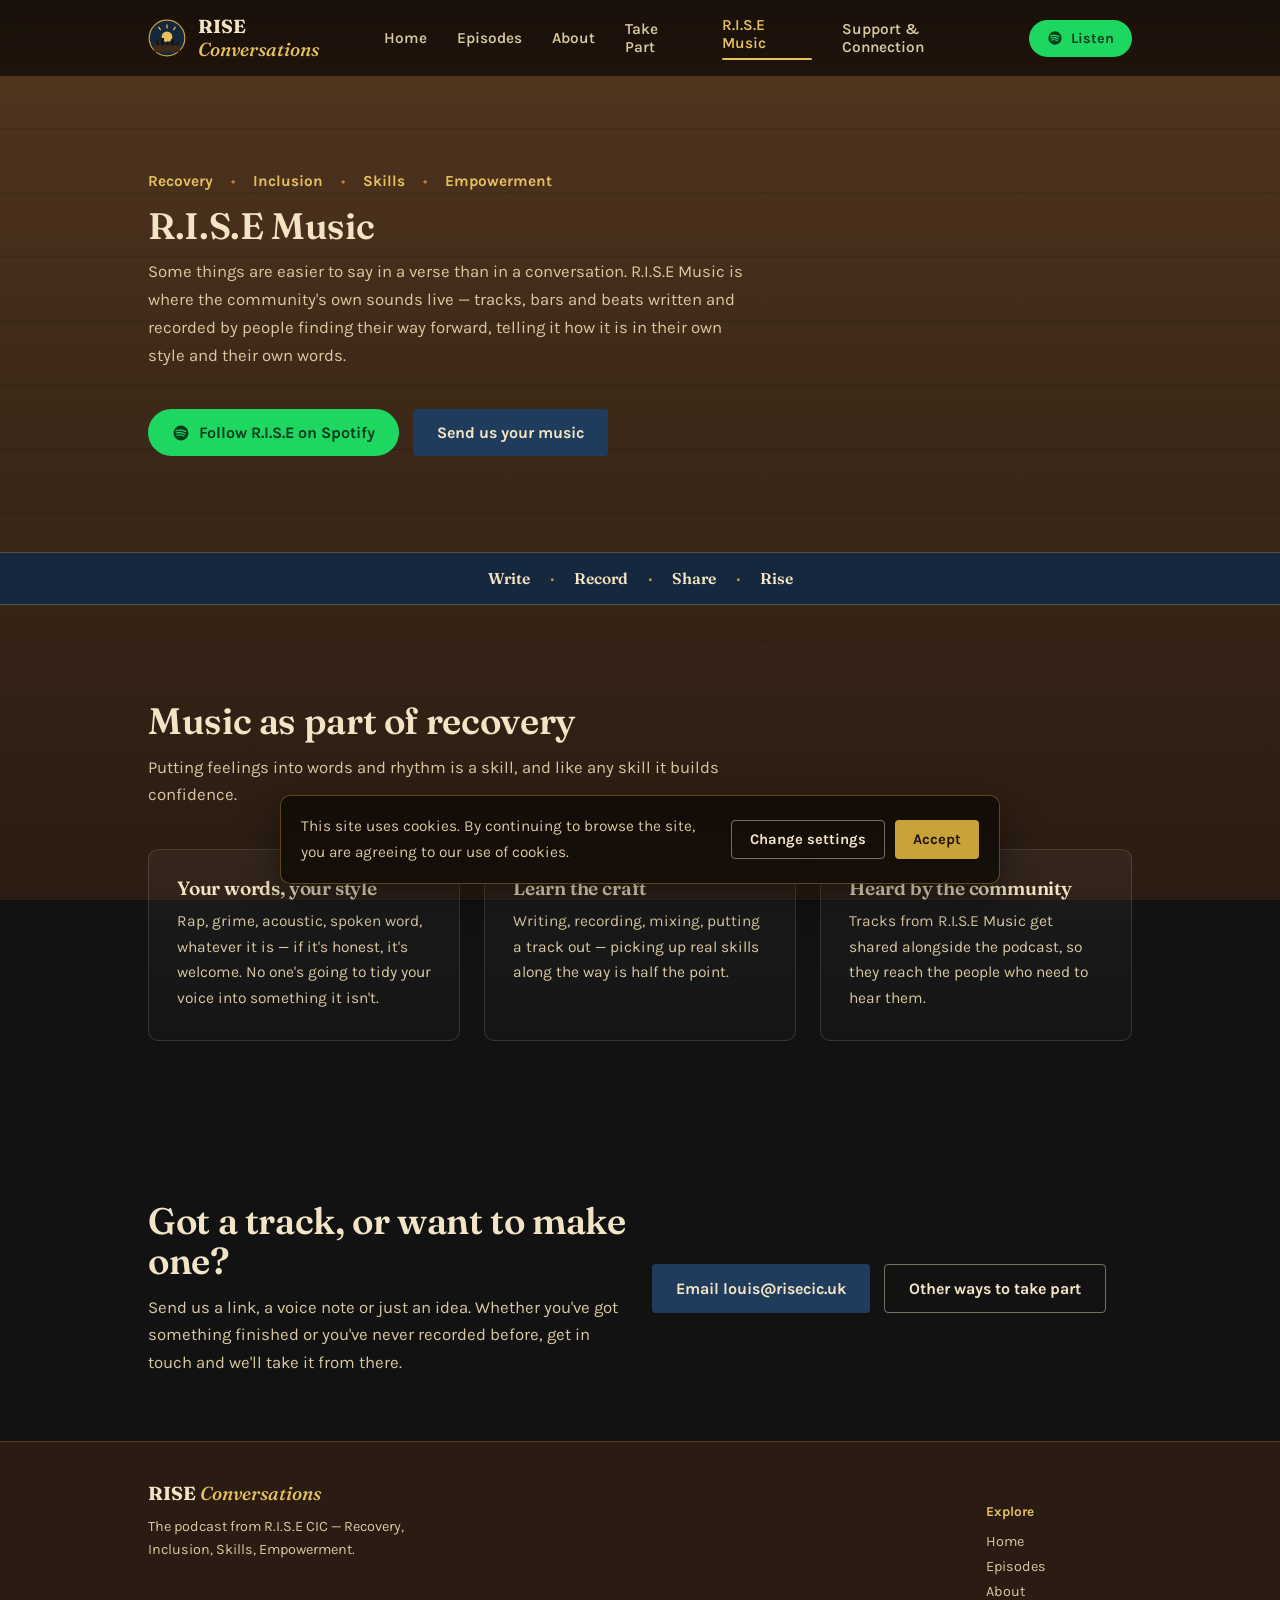
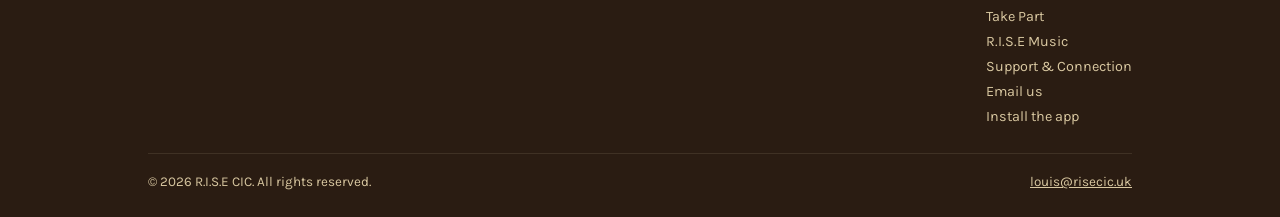
<file: music/index.html>
<!DOCTYPE html>
<html lang="en" style="color-scheme: dark;">
<head>
<meta charset="UTF-8">
<meta name="viewport" content="width=device-width, initial-scale=1, viewport-fit=cover">
<title>R.I.S.E Music — RISE Conversations</title>
<meta name="description" content="Music from the R.I.S.E CIC community — honest tracks written and recorded by people finding their way forward.">
<meta property="og:type" content="website">
<meta property="og:title" content="R.I.S.E Music — RISE Conversations">
<meta property="og:description" content="Music from the R.I.S.E CIC community — honest tracks written and recorded by people finding their way forward.">
<link rel="preconnect" href="https://fonts.googleapis.com">
<link rel="preconnect" href="https://fonts.gstatic.com" crossorigin>
<link href="https://fonts.googleapis.com/css2?family=Fraunces:opsz,wght@9..144,400;9..144,500;9..144,600;9..144,700&family=Karla:wght@400;500;600;700&display=swap" rel="stylesheet">
<link rel="stylesheet" href="/assets/site.css">
<link rel="manifest" href="/manifest.webmanifest">
<meta name="theme-color" content="#2a1c12">
<link rel="icon" href="/assets/icons/icon.svg" type="image/svg+xml">
<link rel="apple-touch-icon" href="/assets/icons/apple-touch-icon.png">
<meta name="apple-mobile-web-app-capable" content="yes">
<meta name="apple-mobile-web-app-status-bar-style" content="black-translucent">
<meta name="apple-mobile-web-app-title" content="RISE">
</head>
<body>

<header class="topnav">
  <div class="container nav-row">
    <a class="brandmark" href="/" aria-label="RISE Conversations home">
      <svg viewBox="0 0 64 64" fill="none" xmlns="http://www.w3.org/2000/svg" aria-hidden="true">
        <circle cx="32" cy="32" r="30" fill="#16283d" stroke="#caa23a" stroke-width="2"/>
        <circle cx="32" cy="30" r="9" fill="#e6c05f"/>
        <g stroke="#e6c05f" stroke-width="2" stroke-linecap="round">
          <line x1="32" y1="10" x2="32" y2="15"/><line x1="18" y1="14" x2="21" y2="18"/><line x1="46" y1="14" x2="43" y2="18"/>
        </g>
        <path d="M10 44 h44 v10 a2 2 0 0 1 -2 2 h-40 a2 2 0 0 1 -2 -2 z" fill="#3f2a19"/>
        <path d="M14 44 v-8 h4 v8 M22 44 v-12 h5 v12 M31 44 v-6 h4 v6 M39 44 v-10 h5 v10 M48 44 v-5 h4 v5" fill="#20140c"/>
      </svg>
      <span class="brand-word">RISE <em>Conversations</em></span>
    </a>
    <button class="burger" id="burgerBtn" aria-label="Open menu" aria-expanded="false"><span></span><span></span><span></span></button>
    <nav class="links" id="navLinks" aria-label="Main">
      <a class="navlink" href="/">Home</a>
      <a class="navlink" href="/episodes/">Episodes</a>
      <a class="navlink" href="/about/">About</a>
      <a class="navlink" href="/take-part/">Take Part</a>
      <a class="navlink" href="/music/" aria-current="page">R.I.S.E Music</a>
      <a class="navlink" href="/support/">Support &amp; Connection</a>
      <a class="nav-cta" href="/episodes/">
        <svg width="16" height="16" viewBox="0 0 24 24" fill="currentColor"><path d="M12 2a10 10 0 1 0 0 20 10 10 0 0 0 0-20zm4.6 14.5c-.2.3-.6.4-.9.2-2.5-1.5-5.6-1.8-9.3-1-.4.1-.7-.2-.8-.5-.1-.4.2-.7.5-.8 4-.9 7.5-.5 10.3 1.2.3.2.4.6.2.9zm1.2-2.7c-.2.4-.7.5-1.1.3-2.9-1.8-7.3-2.3-10.7-1.3-.4.1-.9-.1-1-.5-.1-.4.1-.9.5-1 3.9-1.2 8.7-.6 12 1.4.4.2.5.7.3 1.1zm.1-2.8C14.2 8.9 8.9 8.7 5.7 9.7c-.5.2-1-.1-1.2-.6-.2-.5.1-1 .6-1.2 3.7-1.1 9.6-.9 13.4 1.4.5.3.6.9.3 1.4-.3.4-.9.5-1.4.3z"/></svg>
        Listen
      </a>
    </nav>
  </div>
</header>

<main>
<div class="page" data-page="music">
<section>
    <div class="container">
      <div class="section-head">
        <div class="eyebrow-mission"><span>Recovery</span><span class="dot">•</span><span>Inclusion</span><span class="dot">•</span><span>Skills</span><span class="dot">•</span><span>Empowerment</span></div>
        <h2 style="margin-top:16px;">R.I.S.E Music</h2>
        <p class="measure">Some things are easier to say in a verse than in a conversation. R.I.S.E Music is where the community's own sounds live — tracks, bars and beats written and recorded by people finding their way forward, telling it how it is in their own style and their own words.</p>
      </div>
      <div class="cta-row" style="margin-top:0;">
        <a class="btn btn-spotify" href="https://open.spotify.com/show/0346WyCA18FxdlHY8dHXpE" target="_blank" rel="noopener">
          <svg width="18" height="18" viewBox="0 0 24 24" fill="currentColor"><path d="M12 2a10 10 0 1 0 0 20 10 10 0 0 0 0-20zm4.6 14.5c-.2.3-.6.4-.9.2-2.5-1.5-5.6-1.8-9.3-1-.4.1-.7-.2-.8-.5-.1-.4.2-.7.5-.8 4-.9 7.5-.5 10.3 1.2.3.2.4.6.2.9zm1.2-2.7c-.2.4-.7.5-1.1.3-2.9-1.8-7.3-2.3-10.7-1.3-.4.1-.9-.1-1-.5-.1-.4.1-.9.5-1 3.9-1.2 8.7-.6 12 1.4.4.2.5.7.3 1.1zm.1-2.8C14.2 8.9 8.9 8.7 5.7 9.7c-.5.2-1-.1-1.2-.6-.2-.5.1-1 .6-1.2 3.7-1.1 9.6-.9 13.4 1.4.5.3.6.9.3 1.4-.3.4-.9.5-1.4.3z"/></svg>
          Follow R.I.S.E on Spotify
        </a>
        <a class="btn btn-navy" href="mailto:louis@risecic.uk?subject=R.I.S.E%20Music">Send us your music</a>
      </div>
    </div>
  </section>

  <div class="band">
    <div class="container">
      <span>Write</span><span class="sep">·</span><span>Record</span><span class="sep">·</span><span>Share</span><span class="sep">·</span><span>Rise</span>
    </div>
  </div>

  <section>
    <div class="container">
      <div class="section-head">
        <h2>Music as part of recovery</h2>
        <p>Putting feelings into words and rhythm is a skill, and like any skill it builds confidence.</p>
      </div>
      <div class="grid-3">
        <div class="card">
          <h3>Your words, your style</h3>
          <p>Rap, grime, acoustic, spoken word, whatever it is — if it's honest, it's welcome. No one's going to tidy your voice into something it isn't.</p>
        </div>
        <div class="card">
          <h3>Learn the craft</h3>
          <p>Writing, recording, mixing, putting a track out — picking up real skills along the way is half the point.</p>
        </div>
        <div class="card">
          <h3>Heard by the community</h3>
          <p>Tracks from R.I.S.E Music get shared alongside the podcast, so they reach the people who need to hear them.</p>
        </div>
      </div>
    </div>
  </section>

  <section class="section-tight">
    <div class="container">
      <div class="grid-2" style="align-items:center;">
        <div class="section-head" style="margin-bottom:0;">
          <h2>Got a track, or want to make one?</h2>
          <p>Send us a link, a voice note or just an idea. Whether you've got something finished or you've never recorded before, get in touch and we'll take it from there.</p>
        </div>
        <div class="cta-row" style="margin-top:0;">
          <a class="btn btn-navy" href="mailto:louis@risecic.uk?subject=R.I.S.E%20Music%20submission">Email louis@risecic.uk</a>
          <a class="btn btn-outline" href="/take-part/">Other ways to take part</a>
        </div>
      </div>
    </div>
  </section>
</div>
</main>

<footer>
  <div class="container">
    <div class="footer-top">
      <div class="footer-brand">
        <span class="brand-word">RISE <em>Conversations</em></span>
        <p>The podcast from R.I.S.E CIC — Recovery, Inclusion, Skills, Empowerment.</p>
      </div>
      <div class="footer-col">
        <h5>Explore</h5>
        <a href="/">Home</a>
        <a href="/episodes/">Episodes</a>
        <a href="/about/">About</a>
        <a href="/take-part/">Take Part</a>
        <a href="/music/">R.I.S.E Music</a>
        <a href="/support/">Support &amp; Connection</a>
        <a href="mailto:louis@risecic.uk">Email us</a>
        <a href="#" class="install-link" data-install>Install the app</a>
      </div>
    </div>
    <div class="footer-bottom">
      <span>© 2026 R.I.S.E CIC. All rights reserved.</span>
      <a href="mailto:louis@risecic.uk" style="color:inherit;">louis@risecic.uk</a>
    </div>
  </div>
</footer>

<script src="/assets/site.js"></script>
</body>
</html>
</file>
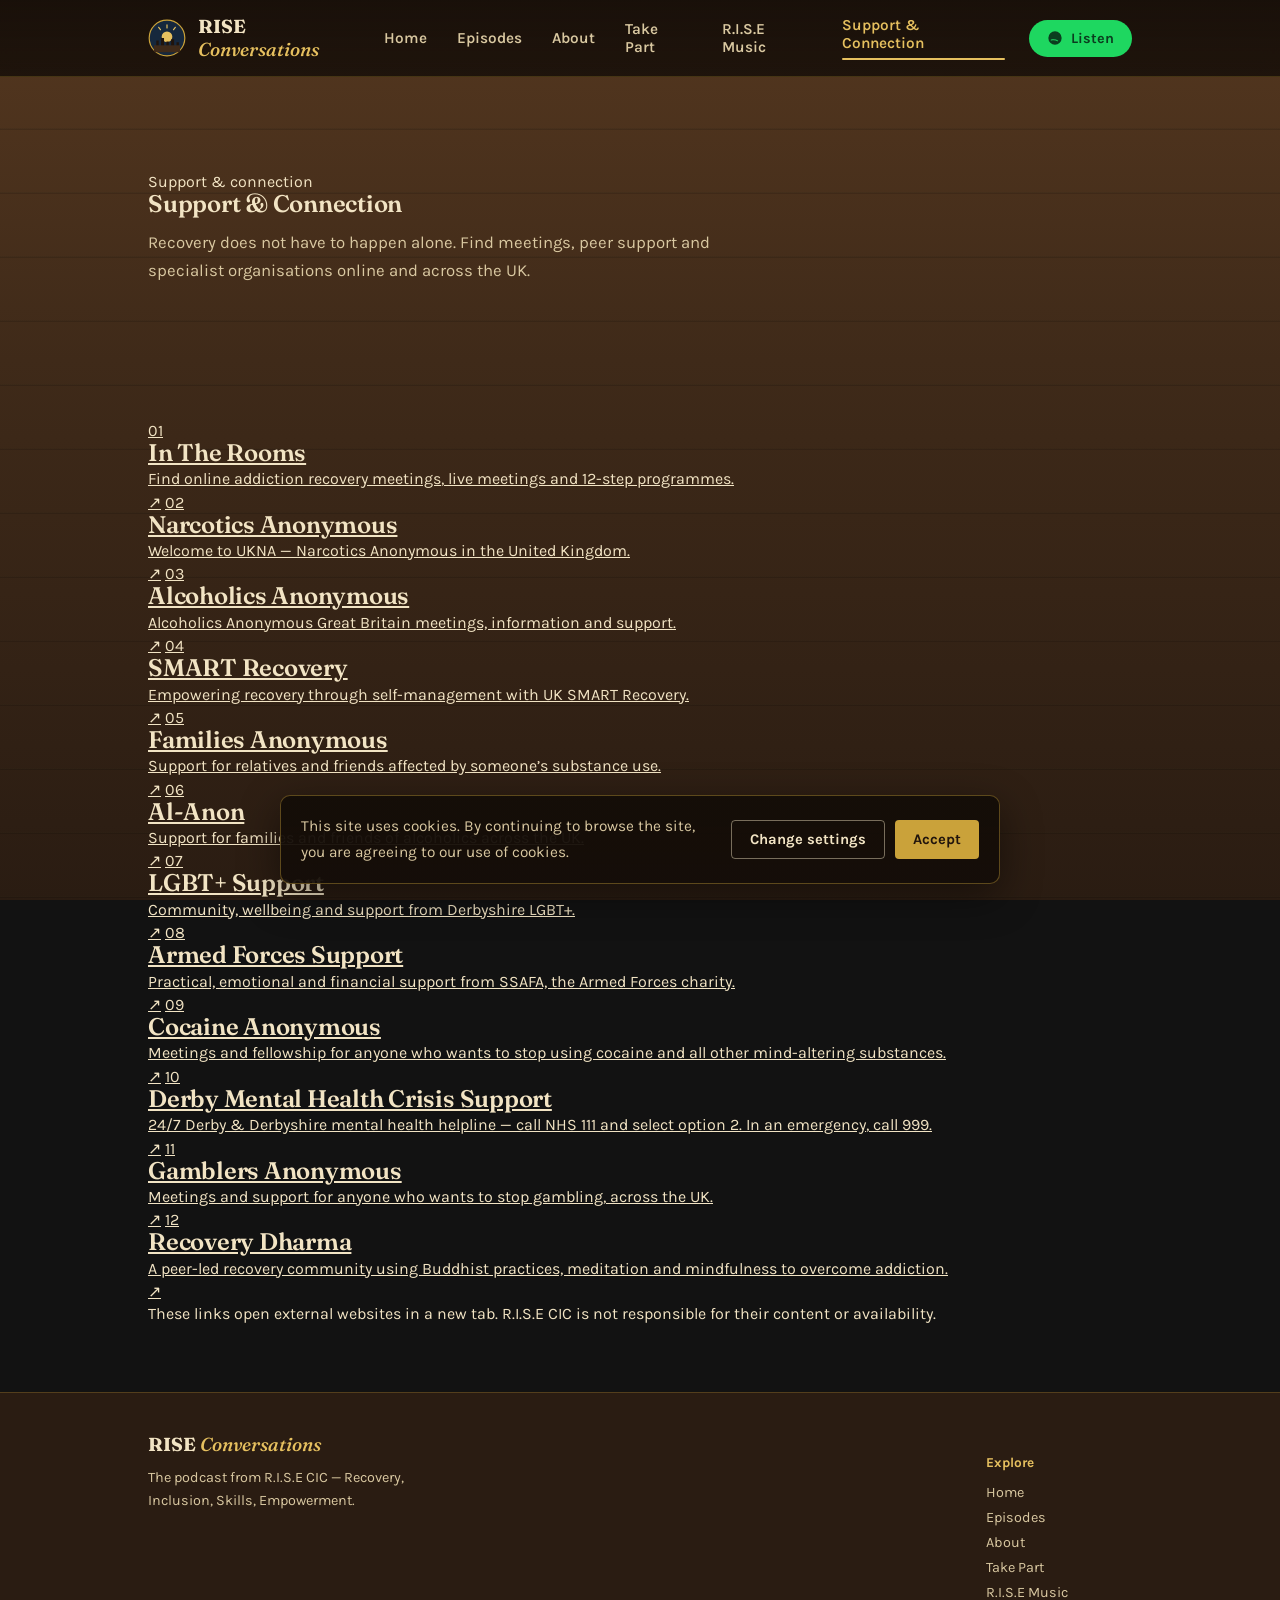
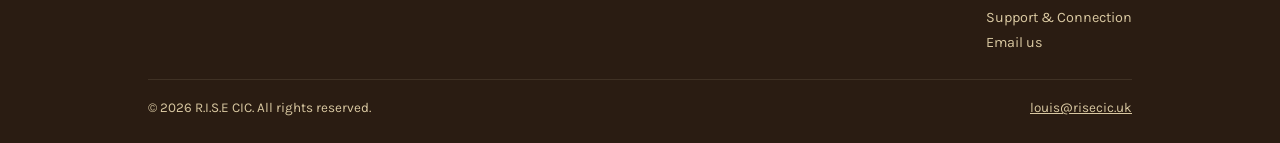
<file: mutual-aid/index.html>
<!DOCTYPE html>
<html lang="en" style="color-scheme: dark;">
<head>
<meta charset="UTF-8">
<meta name="viewport" content="width=device-width, initial-scale=1, viewport-fit=cover">
<title>Support &amp; Connection — RISE Conversations</title>
<meta name="description" content="Mutual aid and support links for addiction recovery, families, LGBT+ people and the Armed Forces community.">
<meta property="og:type" content="website">
<meta property="og:title" content="Support &amp; Connection — RISE Conversations">
<meta property="og:description" content="Find trusted recovery meetings and community support across the UK and online.">
<link rel="preconnect" href="https://fonts.googleapis.com">
<link rel="preconnect" href="https://fonts.gstatic.com" crossorigin>
<link href="https://fonts.googleapis.com/css2?family=Fraunces:opsz,wght@9..144,400;9..144,500;9..144,600;9..144,700&family=Karla:wght@400;500;600;700&display=swap" rel="stylesheet">
<link rel="stylesheet" href="/assets/site.css">
</head>
<body>
<header class="topnav">
  <div class="container nav-row">
    <a class="brandmark" href="/" aria-label="RISE Conversations home">
      <svg viewBox="0 0 64 64" fill="none" xmlns="http://www.w3.org/2000/svg" aria-hidden="true">
        <circle cx="32" cy="32" r="30" fill="#16283d" stroke="#caa23a" stroke-width="2"/><circle cx="32" cy="30" r="9" fill="#e6c05f"/>
        <g stroke="#e6c05f" stroke-width="2" stroke-linecap="round"><line x1="32" y1="10" x2="32" y2="15"/><line x1="18" y1="14" x2="21" y2="18"/><line x1="46" y1="14" x2="43" y2="18"/></g>
        <path d="M10 44 h44 v10 a2 2 0 0 1 -2 2 h-40 a2 2 0 0 1 -2 -2 z" fill="#3f2a19"/><path d="M14 44 v-8 h4 v8 M22 44 v-12 h5 v12 M31 44 v-6 h4 v6 M39 44 v-10 h5 v10 M48 44 v-5 h4 v5" fill="#20140c"/>
      </svg>
      <span class="brand-word">RISE <em>Conversations</em></span>
    </a>
    <button class="burger" id="burgerBtn" aria-label="Open menu" aria-expanded="false"><span></span><span></span><span></span></button>
    <nav class="links" id="navLinks" aria-label="Main">
      <a class="navlink" href="/">Home</a><a class="navlink" href="/episodes/">Episodes</a><a class="navlink" href="/about/">About</a><a class="navlink" href="/take-part/">Take Part</a><a class="navlink" href="/rise-music/">R.I.S.E Music</a><a class="navlink" href="/mutual-aid/" aria-current="page">Support &amp; Connection</a>
      <a class="nav-cta" href="/episodes/"><svg width="16" height="16" viewBox="0 0 24 24" fill="currentColor"><path d="M12 2a10 10 0 1 0 0 20 10 10 0 0 0 0-20zm4.6 14.5c-.2.3-.6.4-.9.2-2.5-1.5-5.6-1.8-9.3-1-.4.1-.7-.2-.8-.5-.1-.4.2-.7.5-.8 4-.9 7.5-.5 10.3 1.2.3.2.4.6.2.9z"/></svg>Listen</a>
    </nav>
  </div>
</header>
<main><div class="page" data-page="mutual-aid">
  <section class="resource-intro"><div class="container"><div class="section-head"><span class="resource-kicker">Support &amp; connection</span><h1>Support &amp; Connection</h1><p>Recovery does not have to happen alone. Find meetings, peer support and specialist organisations online and across the UK.</p></div></div></section>
  <section class="section-tight" style="padding-top:0"><div class="container">
    <div class="resource-grid">
      <a class="resource-card" href="https://www.intherooms.com/" target="_blank" rel="noopener noreferrer"><span class="resource-index">01</span><span class="resource-copy"><h2>In The Rooms</h2><p>Find online addiction recovery meetings, live meetings and 12-step programmes.</p></span><span class="resource-arrow" aria-hidden="true">↗</span></a>
      <a class="resource-card" href="https://ukna.org/" target="_blank" rel="noopener noreferrer"><span class="resource-index">02</span><span class="resource-copy"><h2>Narcotics Anonymous</h2><p>Welcome to UKNA — Narcotics Anonymous in the United Kingdom.</p></span><span class="resource-arrow" aria-hidden="true">↗</span></a>
      <a class="resource-card" href="https://www.alcoholics-anonymous.org.uk/" target="_blank" rel="noopener noreferrer"><span class="resource-index">03</span><span class="resource-copy"><h2>Alcoholics Anonymous</h2><p>Alcoholics Anonymous Great Britain meetings, information and support.</p></span><span class="resource-arrow" aria-hidden="true">↗</span></a>
      <a class="resource-card" href="https://smartrecovery.org.uk/" target="_blank" rel="noopener noreferrer"><span class="resource-index">04</span><span class="resource-copy"><h2>SMART Recovery</h2><p>Empowering recovery through self-management with UK SMART Recovery.</p></span><span class="resource-arrow" aria-hidden="true">↗</span></a>
      <a class="resource-card" href="https://famanon.org.uk/" target="_blank" rel="noopener noreferrer"><span class="resource-index">05</span><span class="resource-copy"><h2>Families Anonymous</h2><p>Support for relatives and friends affected by someone’s substance use.</p></span><span class="resource-arrow" aria-hidden="true">↗</span></a>
      <a class="resource-card" href="https://al-anonuk.org.uk/" target="_blank" rel="noopener noreferrer"><span class="resource-index">06</span><span class="resource-copy"><h2>Al-Anon</h2><p>Support for families and friends of alcoholics across the UK.</p></span><span class="resource-arrow" aria-hidden="true">↗</span></a>
      <a class="resource-card" href="https://www.derbyshirelgbt.org.uk/" target="_blank" rel="noopener noreferrer"><span class="resource-index">07</span><span class="resource-copy"><h2>LGBT+ Support</h2><p>Community, wellbeing and support from Derbyshire LGBT+.</p></span><span class="resource-arrow" aria-hidden="true">↗</span></a>
      <a class="resource-card" href="https://www.ssafa.org.uk/" target="_blank" rel="noopener noreferrer"><span class="resource-index">08</span><span class="resource-copy"><h2>Armed Forces Support</h2><p>Practical, emotional and financial support from SSAFA, the Armed Forces charity.</p></span><span class="resource-arrow" aria-hidden="true">↗</span></a>
      <a class="resource-card" href="https://www.cocaineanonymous.org.uk/" target="_blank" rel="noopener noreferrer"><span class="resource-index">09</span><span class="resource-copy"><h2>Cocaine Anonymous</h2><p>Meetings and fellowship for anyone who wants to stop using cocaine and all other mind-altering substances.</p></span><span class="resource-arrow" aria-hidden="true">↗</span></a>
      <a class="resource-card" href="https://www.derbyshirehealthcareft.nhs.uk/services/helpline-and-support-service" target="_blank" rel="noopener noreferrer"><span class="resource-index">10</span><span class="resource-copy"><h2>Derby Mental Health Crisis Support</h2><p>24/7 Derby &amp; Derbyshire mental health helpline — call NHS 111 and select option 2. In an emergency, call 999.</p></span><span class="resource-arrow" aria-hidden="true">↗</span></a>
      <a class="resource-card" href="https://gamblersanonymous.org.uk/" target="_blank" rel="noopener noreferrer"><span class="resource-index">11</span><span class="resource-copy"><h2>Gamblers Anonymous</h2><p>Meetings and support for anyone who wants to stop gambling, across the UK.</p></span><span class="resource-arrow" aria-hidden="true">↗</span></a>
      <a class="resource-card" href="https://recoverydharma.org/" target="_blank" rel="noopener noreferrer"><span class="resource-index">12</span><span class="resource-copy"><h2>Recovery Dharma</h2><p>A peer-led recovery community using Buddhist practices, meditation and mindfulness to overcome addiction.</p></span><span class="resource-arrow" aria-hidden="true">↗</span></a>
    </div>
    <p class="resource-note">These links open external websites in a new tab. R.I.S.E CIC is not responsible for their content or availability.</p>
  </div></section>
</div></main>
<footer><div class="container"><div class="footer-top"><div class="footer-brand"><span class="brand-word">RISE <em>Conversations</em></span><p>The podcast from R.I.S.E CIC — Recovery, Inclusion, Skills, Empowerment.</p></div><div class="footer-col"><h5>Explore</h5><a href="/">Home</a><a href="/episodes/">Episodes</a><a href="/about/">About</a><a href="/take-part/">Take Part</a><a href="/rise-music/">R.I.S.E Music</a><a href="/mutual-aid/">Support &amp; Connection</a><a href="mailto:louis@risecic.uk">Email us</a></div></div><div class="footer-bottom"><span>© 2026 R.I.S.E CIC. All rights reserved.</span><a href="mailto:louis@risecic.uk" style="color:inherit;">louis@risecic.uk</a></div></div></footer>
<script src="/assets/site.js"></script>
</body></html>
</file>
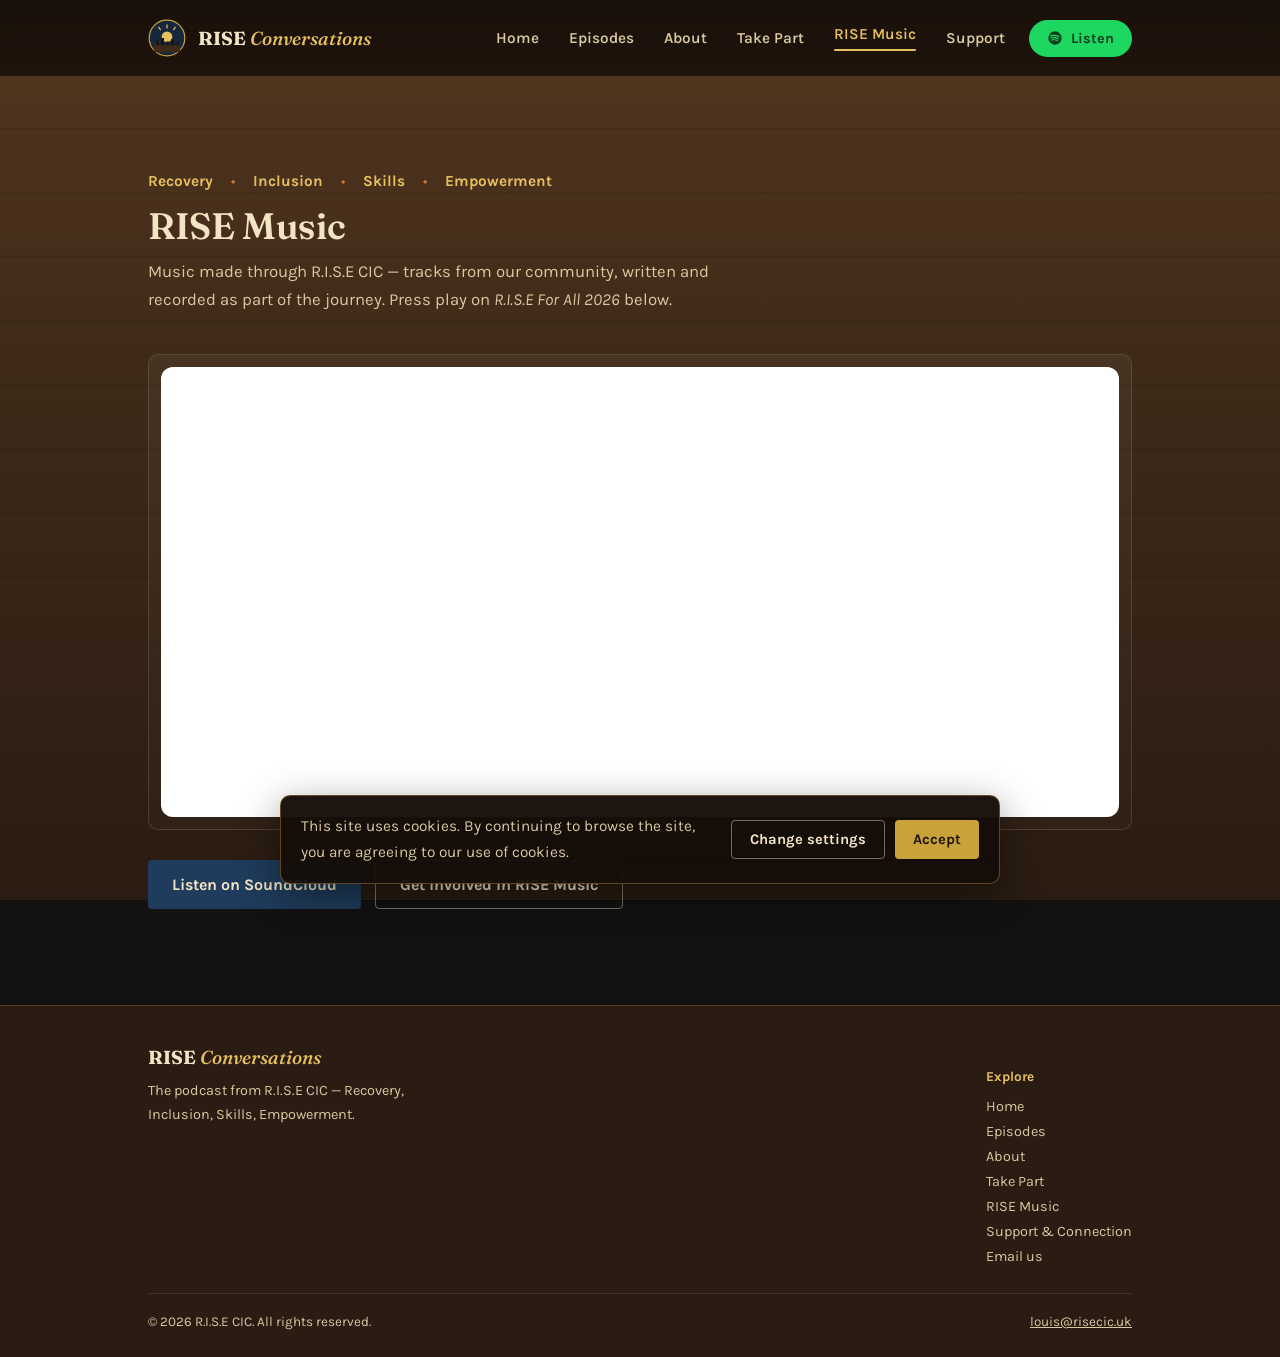
<file: rise-music/index.html>
<!DOCTYPE html>
<html lang="en" style="color-scheme: dark;">
<head>
<meta charset="UTF-8">
<meta name="viewport" content="width=device-width, initial-scale=1, viewport-fit=cover">
<title>RISE Music — RISE Conversations</title>
<meta name="description" content="Listen to R.I.S.E For All 2026 — music from the R.I.S.E CIC community.">
<meta property="og:type" content="website">
<meta property="og:title" content="RISE Music — RISE Conversations">
<meta property="og:description" content="Listen to R.I.S.E For All 2026 — music from the R.I.S.E CIC community.">
<link rel="preconnect" href="https://fonts.googleapis.com">
<link rel="preconnect" href="https://fonts.gstatic.com" crossorigin>
<link href="https://fonts.googleapis.com/css2?family=Fraunces:opsz,wght@9..144,400;9..144,500;9..144,600;9..144,700&family=Karla:wght@400;500;600;700&display=swap" rel="stylesheet">
<link rel="stylesheet" href="/assets/site.css">
</head>
<body>

<header class="topnav">
  <div class="container nav-row">
    <a class="brandmark" href="/" aria-label="RISE Conversations home">
      <svg viewBox="0 0 64 64" fill="none" xmlns="http://www.w3.org/2000/svg" aria-hidden="true">
        <circle cx="32" cy="32" r="30" fill="#16283d" stroke="#caa23a" stroke-width="2"/>
        <circle cx="32" cy="30" r="9" fill="#e6c05f"/>
        <g stroke="#e6c05f" stroke-width="2" stroke-linecap="round">
          <line x1="32" y1="10" x2="32" y2="15"/><line x1="18" y1="14" x2="21" y2="18"/><line x1="46" y1="14" x2="43" y2="18"/>
        </g>
        <path d="M10 44 h44 v10 a2 2 0 0 1 -2 2 h-40 a2 2 0 0 1 -2 -2 z" fill="#3f2a19"/>
        <path d="M14 44 v-8 h4 v8 M22 44 v-12 h5 v12 M31 44 v-6 h4 v6 M39 44 v-10 h5 v10 M48 44 v-5 h4 v5" fill="#20140c"/>
      </svg>
      <span class="brand-word">RISE <em>Conversations</em></span>
    </a>
    <button class="burger" id="burgerBtn" aria-label="Open menu" aria-expanded="false"><span></span><span></span><span></span></button>
    <nav class="links" id="navLinks" aria-label="Main">
      <a class="navlink" href="/">Home</a>
      <a class="navlink" href="/episodes/">Episodes</a>
      <a class="navlink" href="/about/">About</a>
      <a class="navlink" href="/take-part/">Take Part</a>
      <a class="navlink" href="/rise-music/" aria-current="page">RISE Music</a>
      <a class="navlink" href="/support/">Support</a>
      <a class="nav-cta" href="/episodes/">
        <svg width="16" height="16" viewBox="0 0 24 24" fill="currentColor"><path d="M12 2a10 10 0 1 0 0 20 10 10 0 0 0 0-20zm4.6 14.5c-.2.3-.6.4-.9.2-2.5-1.5-5.6-1.8-9.3-1-.4.1-.7-.2-.8-.5-.1-.4.2-.7.5-.8 4-.9 7.5-.5 10.3 1.2.3.2.4.6.2.9zm1.2-2.7c-.2.4-.7.5-1.1.3-2.9-1.8-7.3-2.3-10.7-1.3-.4.1-.9-.1-1-.5-.1-.4.1-.9.5-1 3.9-1.2 8.7-.6 12 1.4.4.2.5.7.3 1.1zm.1-2.8C14.2 8.9 8.9 8.7 5.7 9.7c-.5.2-1-.1-1.2-.6-.2-.5.1-1 .6-1.2 3.7-1.1 9.6-.9 13.4 1.4.5.3.6.9.3 1.4-.3.4-.9.5-1.4.3z"/></svg>
        Listen
      </a>
    </nav>
  </div>
</header>

<main>
<div class="page" data-page="rise-music">
<section>
    <div class="container">
      <div class="section-head">
        <div class="eyebrow-mission"><span>Recovery</span><span class="dot">•</span><span>Inclusion</span><span class="dot">•</span><span>Skills</span><span class="dot">•</span><span>Empowerment</span></div>
        <h2 style="margin-top:16px;">RISE Music</h2>
        <p class="measure">Music made through R.I.S.E CIC — tracks from our community, written and recorded as part of the journey. Press play on <em>R.I.S.E For All 2026</em> below.</p>
      </div>
      <div class="card" style="padding:12px;">
        <iframe title="R.I.S.E For All 2026 on SoundCloud" width="100%" height="450" scrolling="no" frameborder="no" allow="autoplay" loading="lazy" style="border:0; border-radius:12px; display:block;" src="https://w.soundcloud.com/player/?url=https%3A//soundcloud.com/louis-murray-641151183/sets/r-i-s-e-for-all-2026&amp;color=%23caa23a&amp;auto_play=false&amp;hide_related=false&amp;show_comments=true&amp;show_user=true&amp;show_reposts=false&amp;show_teaser=true&amp;visual=true"></iframe>
      </div>
      <div class="cta-row">
        <a class="btn btn-navy" href="https://soundcloud.com/louis-murray-641151183/sets/r-i-s-e-for-all-2026" target="_blank" rel="noopener">Listen on SoundCloud</a>
        <a class="btn btn-outline" href="mailto:louis@risecic.uk?subject=RISE%20Music">Get involved in RISE Music</a>
      </div>
    </div>
  </section>
</div>
</main>

<footer>
  <div class="container">
    <div class="footer-top">
      <div class="footer-brand">
        <span class="brand-word">RISE <em>Conversations</em></span>
        <p>The podcast from R.I.S.E CIC — Recovery, Inclusion, Skills, Empowerment.</p>
      </div>
      <div class="footer-col">
        <h5>Explore</h5>
        <a href="/">Home</a>
        <a href="/episodes/">Episodes</a>
        <a href="/about/">About</a>
        <a href="/take-part/">Take Part</a>
        <a href="/rise-music/">RISE Music</a>
        <a href="/support/">Support &amp; Connection</a>
        <a href="mailto:louis@risecic.uk">Email us</a>
      </div>
    </div>
    <div class="footer-bottom">
      <span>© 2026 R.I.S.E CIC. All rights reserved.</span>
      <a href="mailto:louis@risecic.uk" style="color:inherit;">louis@risecic.uk</a>
    </div>
  </div>
</footer>

<script src="/assets/site.js"></script>
</body>
</html>
</file>
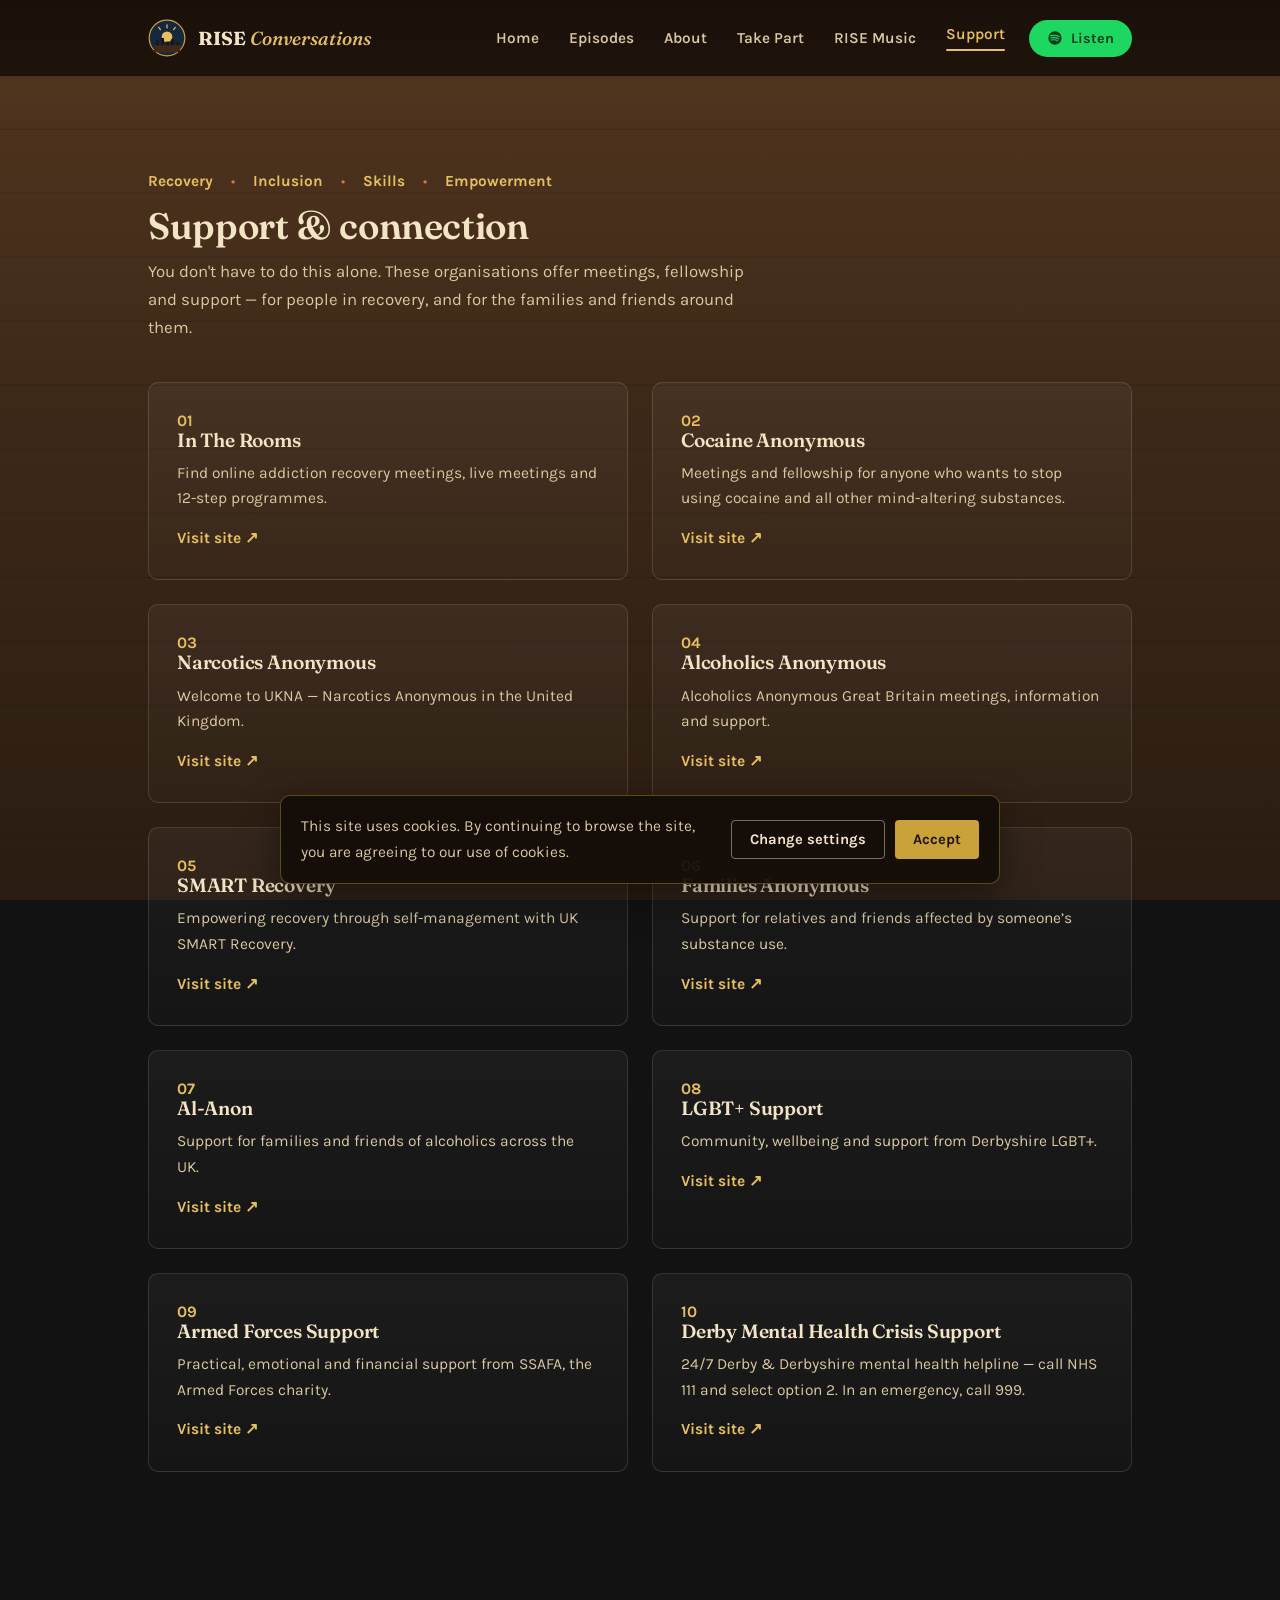
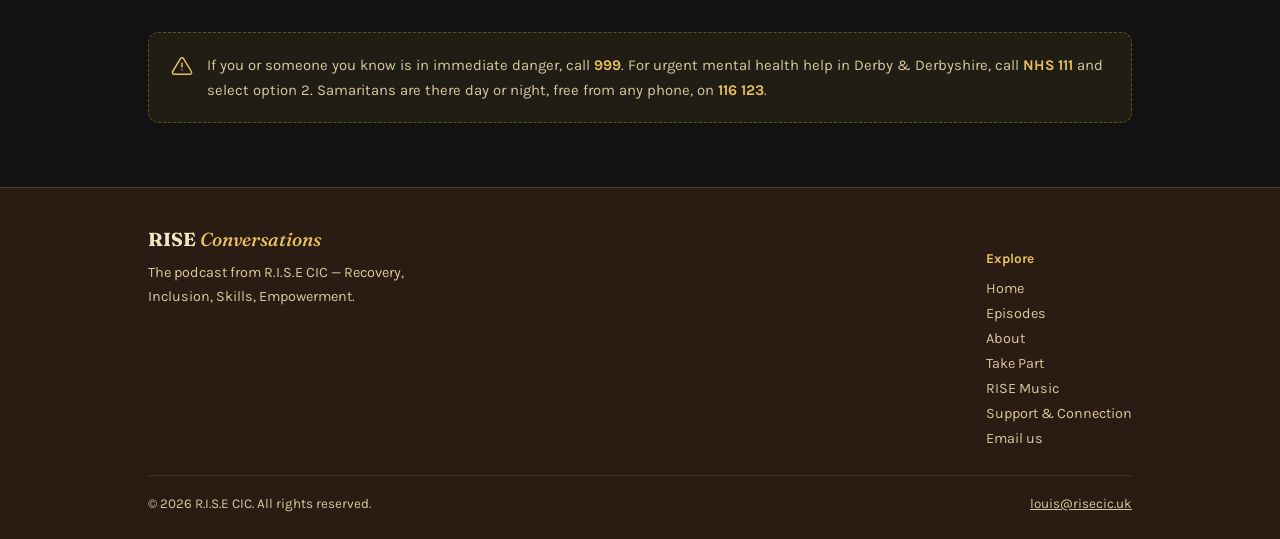
<file: support/index.html>
<!DOCTYPE html>
<html lang="en" style="color-scheme: dark;">
<head>
<meta charset="UTF-8">
<meta name="viewport" content="width=device-width, initial-scale=1, viewport-fit=cover">
<title>Support &amp; Connection — RISE Conversations</title>
<meta name="description" content="Recovery and wellbeing support services, fellowships and crisis lines across the UK and Derbyshire.">
<meta property="og:type" content="website">
<meta property="og:title" content="Support &amp; Connection — RISE Conversations">
<meta property="og:description" content="Recovery and wellbeing support services, fellowships and crisis lines across the UK and Derbyshire.">
<link rel="preconnect" href="https://fonts.googleapis.com">
<link rel="preconnect" href="https://fonts.gstatic.com" crossorigin>
<link href="https://fonts.googleapis.com/css2?family=Fraunces:opsz,wght@9..144,400;9..144,500;9..144,600;9..144,700&family=Karla:wght@400;500;600;700&display=swap" rel="stylesheet">
<link rel="stylesheet" href="/assets/site.css">
</head>
<body>

<header class="topnav">
  <div class="container nav-row">
    <a class="brandmark" href="/" aria-label="RISE Conversations home">
      <svg viewBox="0 0 64 64" fill="none" xmlns="http://www.w3.org/2000/svg" aria-hidden="true">
        <circle cx="32" cy="32" r="30" fill="#16283d" stroke="#caa23a" stroke-width="2"/>
        <circle cx="32" cy="30" r="9" fill="#e6c05f"/>
        <g stroke="#e6c05f" stroke-width="2" stroke-linecap="round">
          <line x1="32" y1="10" x2="32" y2="15"/><line x1="18" y1="14" x2="21" y2="18"/><line x1="46" y1="14" x2="43" y2="18"/>
        </g>
        <path d="M10 44 h44 v10 a2 2 0 0 1 -2 2 h-40 a2 2 0 0 1 -2 -2 z" fill="#3f2a19"/>
        <path d="M14 44 v-8 h4 v8 M22 44 v-12 h5 v12 M31 44 v-6 h4 v6 M39 44 v-10 h5 v10 M48 44 v-5 h4 v5" fill="#20140c"/>
      </svg>
      <span class="brand-word">RISE <em>Conversations</em></span>
    </a>
    <button class="burger" id="burgerBtn" aria-label="Open menu" aria-expanded="false"><span></span><span></span><span></span></button>
    <nav class="links" id="navLinks" aria-label="Main">
      <a class="navlink" href="/">Home</a>
      <a class="navlink" href="/episodes/">Episodes</a>
      <a class="navlink" href="/about/">About</a>
      <a class="navlink" href="/take-part/">Take Part</a>
      <a class="navlink" href="/rise-music/">RISE Music</a>
      <a class="navlink" href="/support/" aria-current="page">Support</a>
      <a class="nav-cta" href="/episodes/">
        <svg width="16" height="16" viewBox="0 0 24 24" fill="currentColor"><path d="M12 2a10 10 0 1 0 0 20 10 10 0 0 0 0-20zm4.6 14.5c-.2.3-.6.4-.9.2-2.5-1.5-5.6-1.8-9.3-1-.4.1-.7-.2-.8-.5-.1-.4.2-.7.5-.8 4-.9 7.5-.5 10.3 1.2.3.2.4.6.2.9zm1.2-2.7c-.2.4-.7.5-1.1.3-2.9-1.8-7.3-2.3-10.7-1.3-.4.1-.9-.1-1-.5-.1-.4.1-.9.5-1 3.9-1.2 8.7-.6 12 1.4.4.2.5.7.3 1.1zm.1-2.8C14.2 8.9 8.9 8.7 5.7 9.7c-.5.2-1-.1-1.2-.6-.2-.5.1-1 .6-1.2 3.7-1.1 9.6-.9 13.4 1.4.5.3.6.9.3 1.4-.3.4-.9.5-1.4.3z"/></svg>
        Listen
      </a>
    </nav>
  </div>
</header>

<main>
<div class="page" data-page="support">
<section>
    <div class="container">
      <div class="section-head">
        <div class="eyebrow-mission"><span>Recovery</span><span class="dot">•</span><span>Inclusion</span><span class="dot">•</span><span>Skills</span><span class="dot">•</span><span>Empowerment</span></div>
        <h2 style="margin-top:16px;">Support &amp; connection</h2>
        <p class="measure">You don't have to do this alone. These organisations offer meetings, fellowship and support — for people in recovery, and for the families and friends around them.</p>
      </div>
      <div class="grid-2">
        <a class="card" href="https://www.intherooms.com/" target="_blank" rel="noopener" style="display:block; text-decoration:none; color:inherit;">
          <span style="color:var(--gold-bright); font-weight:700;">01</span>
          <h3>In The Rooms</h3>
          <p>Find online addiction recovery meetings, live meetings and 12-step programmes.</p>
          <p style="margin-top:14px; color:var(--gold-bright); font-weight:700;">Visit site ↗</p>
        </a>
        <a class="card" href="https://cocaineanonymous.org.uk/" target="_blank" rel="noopener" style="display:block; text-decoration:none; color:inherit;">
          <span style="color:var(--gold-bright); font-weight:700;">02</span>
          <h3>Cocaine Anonymous</h3>
          <p>Meetings and fellowship for anyone who wants to stop using cocaine and all other mind-altering substances.</p>
          <p style="margin-top:14px; color:var(--gold-bright); font-weight:700;">Visit site ↗</p>
        </a>
        <a class="card" href="https://ukna.org/" target="_blank" rel="noopener" style="display:block; text-decoration:none; color:inherit;">
          <span style="color:var(--gold-bright); font-weight:700;">03</span>
          <h3>Narcotics Anonymous</h3>
          <p>Welcome to UKNA — Narcotics Anonymous in the United Kingdom.</p>
          <p style="margin-top:14px; color:var(--gold-bright); font-weight:700;">Visit site ↗</p>
        </a>
        <a class="card" href="https://www.alcoholics-anonymous.org.uk/" target="_blank" rel="noopener" style="display:block; text-decoration:none; color:inherit;">
          <span style="color:var(--gold-bright); font-weight:700;">04</span>
          <h3>Alcoholics Anonymous</h3>
          <p>Alcoholics Anonymous Great Britain meetings, information and support.</p>
          <p style="margin-top:14px; color:var(--gold-bright); font-weight:700;">Visit site ↗</p>
        </a>
        <a class="card" href="https://smartrecovery.org.uk/" target="_blank" rel="noopener" style="display:block; text-decoration:none; color:inherit;">
          <span style="color:var(--gold-bright); font-weight:700;">05</span>
          <h3>SMART Recovery</h3>
          <p>Empowering recovery through self-management with UK SMART Recovery.</p>
          <p style="margin-top:14px; color:var(--gold-bright); font-weight:700;">Visit site ↗</p>
        </a>
        <a class="card" href="https://famanon.org.uk/" target="_blank" rel="noopener" style="display:block; text-decoration:none; color:inherit;">
          <span style="color:var(--gold-bright); font-weight:700;">06</span>
          <h3>Families Anonymous</h3>
          <p>Support for relatives and friends affected by someone’s substance use.</p>
          <p style="margin-top:14px; color:var(--gold-bright); font-weight:700;">Visit site ↗</p>
        </a>
        <a class="card" href="https://www.al-anonuk.org.uk/" target="_blank" rel="noopener" style="display:block; text-decoration:none; color:inherit;">
          <span style="color:var(--gold-bright); font-weight:700;">07</span>
          <h3>Al-Anon</h3>
          <p>Support for families and friends of alcoholics across the UK.</p>
          <p style="margin-top:14px; color:var(--gold-bright); font-weight:700;">Visit site ↗</p>
        </a>
        <a class="card" href="https://www.derbyshirelgbt.org.uk/" target="_blank" rel="noopener" style="display:block; text-decoration:none; color:inherit;">
          <span style="color:var(--gold-bright); font-weight:700;">08</span>
          <h3>LGBT+ Support</h3>
          <p>Community, wellbeing and support from Derbyshire LGBT+.</p>
          <p style="margin-top:14px; color:var(--gold-bright); font-weight:700;">Visit site ↗</p>
        </a>
        <a class="card" href="https://www.ssafa.org.uk/" target="_blank" rel="noopener" style="display:block; text-decoration:none; color:inherit;">
          <span style="color:var(--gold-bright); font-weight:700;">09</span>
          <h3>Armed Forces Support</h3>
          <p>Practical, emotional and financial support from SSAFA, the Armed Forces charity.</p>
          <p style="margin-top:14px; color:var(--gold-bright); font-weight:700;">Visit site ↗</p>
        </a>
        <a class="card" href="https://www.derbyshirehealthcareft.nhs.uk/getting-help/help-crisis" target="_blank" rel="noopener" style="display:block; text-decoration:none; color:inherit;">
          <span style="color:var(--gold-bright); font-weight:700;">10</span>
          <h3>Derby Mental Health Crisis Support</h3>
          <p>24/7 Derby &amp; Derbyshire mental health helpline — call NHS 111 and select option 2. In an emergency, call 999.</p>
          <p style="margin-top:14px; color:var(--gold-bright); font-weight:700;">Visit site ↗</p>
        </a>
      </div>
    </div>
  </section>

  <section class="section-tight">
    <div class="container">
      <div class="roadmap-note">
        <svg viewBox="0 0 24 24" fill="none" stroke="currentColor" stroke-width="1.6"><path d="M12 9v4m0 3h.01M10.3 3.9 1.8 18a2 2 0 0 0 1.7 3h17a2 2 0 0 0 1.7-3L13.7 3.9a2 2 0 0 0-3.4 0z" stroke-linecap="round" stroke-linejoin="round"/></svg>
        <p>If you or someone you know is in immediate danger, call <a href="tel:999">999</a>. For urgent mental health help in Derby &amp; Derbyshire, call <a href="tel:111">NHS 111</a> and select option 2. Samaritans are there day or night, free from any phone, on <a href="tel:116123">116 123</a>.</p>
      </div>
    </div>
  </section>
</div>
</main>

<footer>
  <div class="container">
    <div class="footer-top">
      <div class="footer-brand">
        <span class="brand-word">RISE <em>Conversations</em></span>
        <p>The podcast from R.I.S.E CIC — Recovery, Inclusion, Skills, Empowerment.</p>
      </div>
      <div class="footer-col">
        <h5>Explore</h5>
        <a href="/">Home</a>
        <a href="/episodes/">Episodes</a>
        <a href="/about/">About</a>
        <a href="/take-part/">Take Part</a>
        <a href="/rise-music/">RISE Music</a>
        <a href="/support/">Support &amp; Connection</a>
        <a href="mailto:louis@risecic.uk">Email us</a>
      </div>
    </div>
    <div class="footer-bottom">
      <span>© 2026 R.I.S.E CIC. All rights reserved.</span>
      <a href="mailto:louis@risecic.uk" style="color:inherit;">louis@risecic.uk</a>
    </div>
  </div>
</footer>

<script src="/assets/site.js"></script>
</body>
</html>
</file>
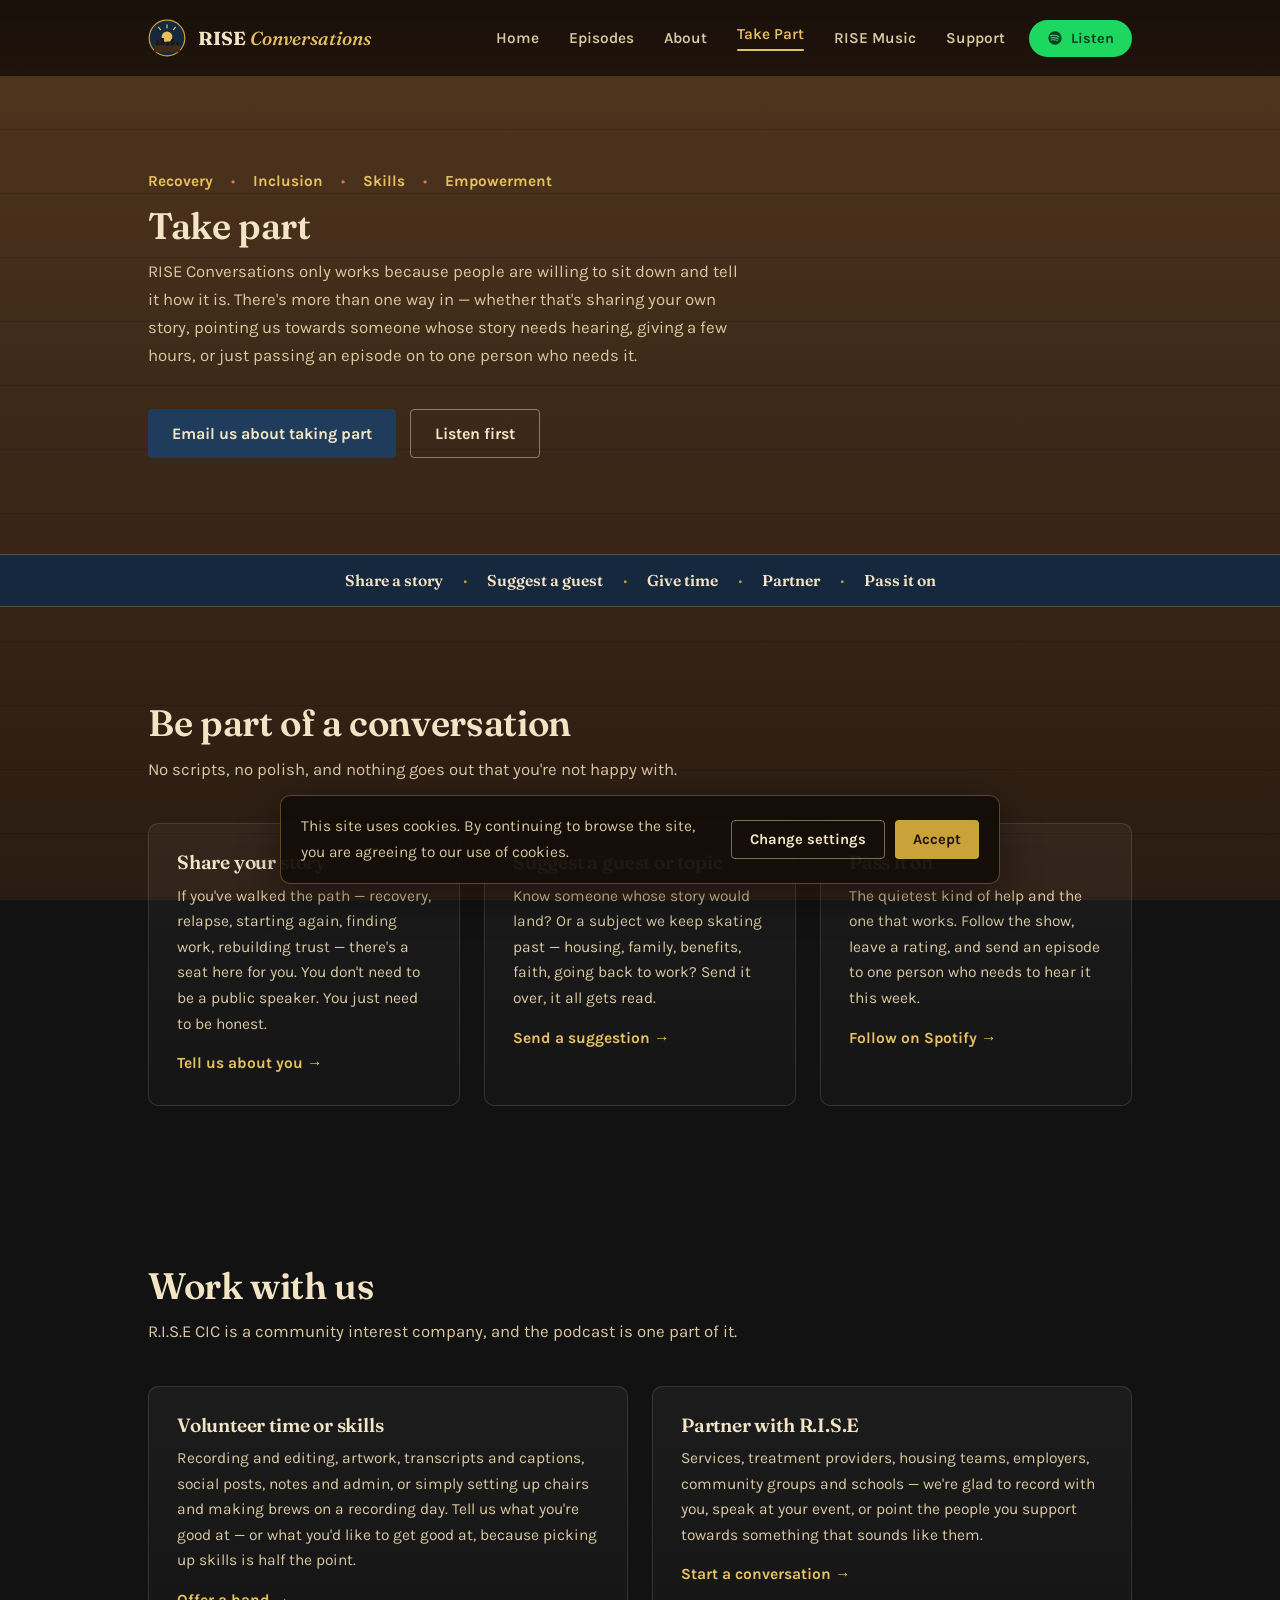
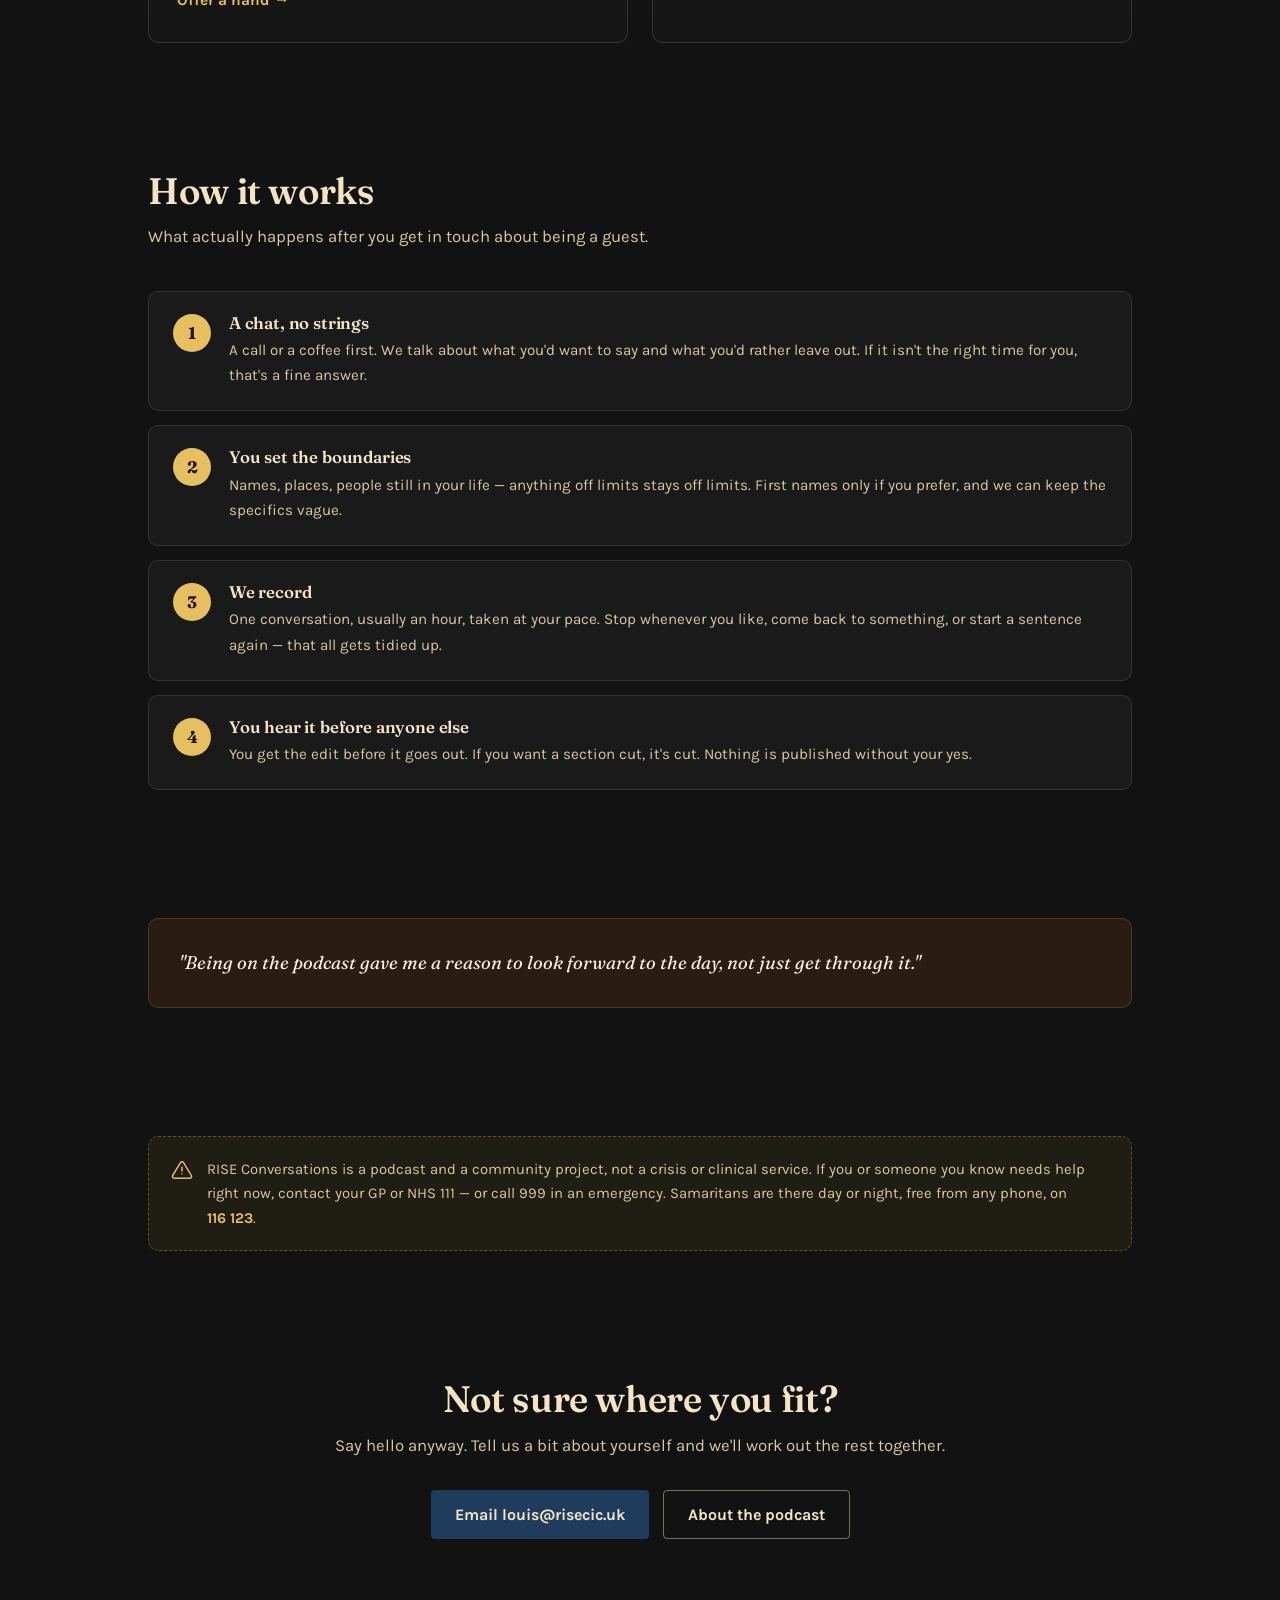
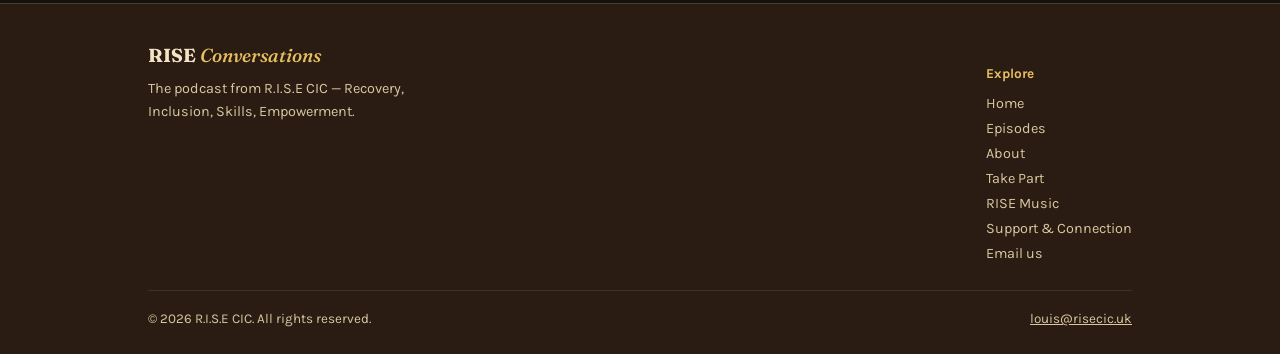
<file: take-part/index.html>
<!DOCTYPE html>
<html lang="en" style="color-scheme: dark;">
<head>
<meta charset="UTF-8">
<meta name="viewport" content="width=device-width, initial-scale=1, viewport-fit=cover">
<title>Take Part — RISE Conversations</title>
<meta name="description" content="Ways to take part in RISE Conversations and R.I.S.E CIC — share your story, suggest a guest, volunteer your time or skills, or partner with us.">
<meta property="og:type" content="website">
<meta property="og:title" content="Take Part — RISE Conversations">
<meta property="og:description" content="Ways to take part in RISE Conversations and R.I.S.E CIC — share your story, suggest a guest, volunteer your time or skills, or partner with us.">
<link rel="preconnect" href="https://fonts.googleapis.com">
<link rel="preconnect" href="https://fonts.gstatic.com" crossorigin>
<link href="https://fonts.googleapis.com/css2?family=Fraunces:opsz,wght@9..144,400;9..144,500;9..144,600;9..144,700&family=Karla:wght@400;500;600;700&display=swap" rel="stylesheet">
<link rel="stylesheet" href="/assets/site.css">
</head>
<body>

<header class="topnav">
  <div class="container nav-row">
    <a class="brandmark" href="/" aria-label="RISE Conversations home">
      <svg viewBox="0 0 64 64" fill="none" xmlns="http://www.w3.org/2000/svg" aria-hidden="true">
        <circle cx="32" cy="32" r="30" fill="#16283d" stroke="#caa23a" stroke-width="2"/>
        <circle cx="32" cy="30" r="9" fill="#e6c05f"/>
        <g stroke="#e6c05f" stroke-width="2" stroke-linecap="round">
          <line x1="32" y1="10" x2="32" y2="15"/><line x1="18" y1="14" x2="21" y2="18"/><line x1="46" y1="14" x2="43" y2="18"/>
        </g>
        <path d="M10 44 h44 v10 a2 2 0 0 1 -2 2 h-40 a2 2 0 0 1 -2 -2 z" fill="#3f2a19"/>
        <path d="M14 44 v-8 h4 v8 M22 44 v-12 h5 v12 M31 44 v-6 h4 v6 M39 44 v-10 h5 v10 M48 44 v-5 h4 v5" fill="#20140c"/>
      </svg>
      <span class="brand-word">RISE <em>Conversations</em></span>
    </a>
    <button class="burger" id="burgerBtn" aria-label="Open menu" aria-expanded="false"><span></span><span></span><span></span></button>
    <nav class="links" id="navLinks" aria-label="Main">
      <a class="navlink" href="/">Home</a>
      <a class="navlink" href="/episodes/">Episodes</a>
      <a class="navlink" href="/about/">About</a>
      <a class="navlink" href="/take-part/" aria-current="page">Take Part</a>
      <a class="navlink" href="/rise-music/">RISE Music</a>
      <a class="navlink" href="/support/">Support</a>
      <a class="nav-cta" href="/episodes/">
        <svg width="16" height="16" viewBox="0 0 24 24" fill="currentColor"><path d="M12 2a10 10 0 1 0 0 20 10 10 0 0 0 0-20zm4.6 14.5c-.2.3-.6.4-.9.2-2.5-1.5-5.6-1.8-9.3-1-.4.1-.7-.2-.8-.5-.1-.4.2-.7.5-.8 4-.9 7.5-.5 10.3 1.2.3.2.4.6.2.9zm1.2-2.7c-.2.4-.7.5-1.1.3-2.9-1.8-7.3-2.3-10.7-1.3-.4.1-.9-.1-1-.5-.1-.4.1-.9.5-1 3.9-1.2 8.7-.6 12 1.4.4.2.5.7.3 1.1zm.1-2.8C14.2 8.9 8.9 8.7 5.7 9.7c-.5.2-1-.1-1.2-.6-.2-.5.1-1 .6-1.2 3.7-1.1 9.6-.9 13.4 1.4.5.3.6.9.3 1.4-.3.4-.9.5-1.4.3z"/></svg>
        Listen
      </a>
    </nav>
  </div>
</header>

<main>
<div class="page" data-page="take-part">
<section>
    <div class="container">
      <div class="section-head">
        <div class="eyebrow-mission"><span>Recovery</span><span class="dot">•</span><span>Inclusion</span><span class="dot">•</span><span>Skills</span><span class="dot">•</span><span>Empowerment</span></div>
        <h2 style="margin-top:16px;">Take part</h2>
        <p class="measure">RISE Conversations only works because people are willing to sit down and tell it how it is. There's more than one way in — whether that's sharing your own story, pointing us towards someone whose story needs hearing, giving a few hours, or just passing an episode on to one person who needs it.</p>
      </div>
      <div class="cta-row" style="margin-top:0;">
        <a class="btn btn-navy" href="mailto:louis@risecic.uk?subject=Taking%20part%20in%20RISE%20Conversations">Email us about taking part</a>
        <a class="btn btn-outline" href="/episodes/">Listen first</a>
      </div>
    </div>
  </section>

  <div class="band">
    <div class="container">
      <span>Share a story</span><span class="sep">·</span><span>Suggest a guest</span><span class="sep">·</span><span>Give time</span><span class="sep">·</span><span>Partner</span><span class="sep">·</span><span>Pass it on</span>
    </div>
  </div>

  <section>
    <div class="container">
      <div class="section-head">
        <h2>Be part of a conversation</h2>
        <p>No scripts, no polish, and nothing goes out that you're not happy with.</p>
      </div>
      <div class="grid-3">
        <div class="card">
          <h3>Share your story</h3>
          <p>If you've walked the path — recovery, relapse, starting again, finding work, rebuilding trust — there's a seat here for you. You don't need to be a public speaker. You just need to be honest.</p>
          <p style="margin-top:14px;"><a href="mailto:louis@risecic.uk?subject=I%27d%20like%20to%20share%20my%20story" style="color:var(--gold-bright); font-weight:700; text-decoration:none;">Tell us about you →</a></p>
        </div>
        <div class="card">
          <h3>Suggest a guest or topic</h3>
          <p>Know someone whose story would land? Or a subject we keep skating past — housing, family, benefits, faith, going back to work? Send it over, it all gets read.</p>
          <p style="margin-top:14px;"><a href="mailto:louis@risecic.uk?subject=Guest%20or%20topic%20suggestion" style="color:var(--gold-bright); font-weight:700; text-decoration:none;">Send a suggestion →</a></p>
        </div>
        <div class="card">
          <h3>Pass it on</h3>
          <p>The quietest kind of help and the one that works. Follow the show, leave a rating, and send an episode to one person who needs to hear it this week.</p>
          <p style="margin-top:14px;"><a href="https://open.spotify.com/show/0346WyCA18FxdlHY8dHXpE" target="_blank" rel="noopener" style="color:var(--gold-bright); font-weight:700; text-decoration:none;">Follow on Spotify →</a></p>
        </div>
      </div>
    </div>
  </section>

  <section class="section-tight">
    <div class="container">
      <div class="section-head">
        <h2>Work with us</h2>
        <p>R.I.S.E CIC is a community interest company, and the podcast is one part of it.</p>
      </div>
      <div class="grid-2">
        <div class="card">
          <h3>Volunteer time or skills</h3>
          <p>Recording and editing, artwork, transcripts and captions, social posts, notes and admin, or simply setting up chairs and making brews on a recording day. Tell us what you're good at — or what you'd like to get good at, because picking up skills is half the point.</p>
          <p style="margin-top:14px;"><a href="mailto:louis@risecic.uk?subject=Volunteering%20with%20R.I.S.E" style="color:var(--gold-bright); font-weight:700; text-decoration:none;">Offer a hand →</a></p>
        </div>
        <div class="card">
          <h3>Partner with R.I.S.E</h3>
          <p>Services, treatment providers, housing teams, employers, community groups and schools — we're glad to record with you, speak at your event, or point the people you support towards something that sounds like them.</p>
          <p style="margin-top:14px;"><a href="mailto:louis@risecic.uk?subject=Partnering%20with%20R.I.S.E%20CIC" style="color:var(--gold-bright); font-weight:700; text-decoration:none;">Start a conversation →</a></p>
        </div>
      </div>
    </div>
  </section>

  <section class="section-tight">
    <div class="container">
      <div class="section-head">
        <h2>How it works</h2>
        <p>What actually happens after you get in touch about being a guest.</p>
      </div>
      <ol class="steps">
        <li class="step">
          <span class="step-num">1</span>
          <div>
            <h4>A chat, no strings</h4>
            <p>A call or a coffee first. We talk about what you'd want to say and what you'd rather leave out. If it isn't the right time for you, that's a fine answer.</p>
          </div>
        </li>
        <li class="step">
          <span class="step-num">2</span>
          <div>
            <h4>You set the boundaries</h4>
            <p>Names, places, people still in your life — anything off limits stays off limits. First names only if you prefer, and we can keep the specifics vague.</p>
          </div>
        </li>
        <li class="step">
          <span class="step-num">3</span>
          <div>
            <h4>We record</h4>
            <p>One conversation, usually an hour, taken at your pace. Stop whenever you like, come back to something, or start a sentence again — that all gets tidied up.</p>
          </div>
        </li>
        <li class="step">
          <span class="step-num">4</span>
          <div>
            <h4>You hear it before anyone else</h4>
            <p>You get the edit before it goes out. If you want a section cut, it's cut. Nothing is published without your yes.</p>
          </div>
        </li>
      </ol>
    </div>
  </section>

  <section class="section-tight">
    <div class="container">
      <div class="quote-card">
        <p class="quote">"Being on the podcast gave me a reason to look forward to the day, not just get through it."</p>
      </div>
    </div>
  </section>

  <section class="section-tight">
    <div class="container">
      <div class="roadmap-note">
        <svg viewBox="0 0 24 24" fill="none" stroke="currentColor" stroke-width="1.6"><path d="M12 9v4m0 3h.01M10.3 3.9 1.8 18a2 2 0 0 0 1.7 3h17a2 2 0 0 0 1.7-3L13.7 3.9a2 2 0 0 0-3.4 0z" stroke-linecap="round" stroke-linejoin="round"/></svg>
        <p>RISE Conversations is a podcast and a community project, not a crisis or clinical service. If you or someone you know needs help right now, contact your GP or NHS 111 — or call 999 in an emergency. Samaritans are there day or night, free from any phone, on <a href="tel:116123">116 123</a>.</p>
      </div>
    </div>
  </section>

  <section class="section-tight">
    <div class="container" style="text-align:center;">
      <div class="section-head" style="margin:0 auto 28px;">
        <h2>Not sure where you fit?</h2>
        <p>Say hello anyway. Tell us a bit about yourself and we'll work out the rest together.</p>
      </div>
      <div class="cta-row" style="justify-content:center;">
        <a class="btn btn-navy" href="mailto:louis@risecic.uk?subject=Hello%20from%20the%20Take%20Part%20page">Email louis@risecic.uk</a>
        <a class="btn btn-outline" href="/about/">About the podcast</a>
      </div>
    </div>
  </section>
</div>
</main>

<footer>
  <div class="container">
    <div class="footer-top">
      <div class="footer-brand">
        <span class="brand-word">RISE <em>Conversations</em></span>
        <p>The podcast from R.I.S.E CIC — Recovery, Inclusion, Skills, Empowerment.</p>
      </div>
      <div class="footer-col">
        <h5>Explore</h5>
        <a href="/">Home</a>
        <a href="/episodes/">Episodes</a>
        <a href="/about/">About</a>
        <a href="/take-part/">Take Part</a>
        <a href="/rise-music/">RISE Music</a>
        <a href="/support/">Support &amp; Connection</a>
        <a href="mailto:louis@risecic.uk">Email us</a>
      </div>
    </div>
    <div class="footer-bottom">
      <span>© 2026 R.I.S.E CIC. All rights reserved.</span>
      <a href="mailto:louis@risecic.uk" style="color:inherit;">louis@risecic.uk</a>
    </div>
  </div>
</footer>

<script src="/assets/site.js"></script>
</body>
</html>
</file>
<file: assets/site.css>
:root{
    --wood-1:#2a1c12; --wood-2:#3f2a19; --wood-3:#54371f;
    --cream:#f2e4c4; --cream-dim:#d9c8a1;
    --gold:#caa23a; --gold-bright:#e6c05f;
    --navy:#16283d; --navy-2:#1f3c5c;
    --ember:#b8552b; --ember-bright:#d97a44;
    --ink:#20140c; --paper:#f7f0dd; --paper-ink:#2b2015;
    --radius-s:4px; --radius-m:10px;
    --serif:'Fraunces', Georgia, 'Times New Roman', serif;
    --sans:'Karla', -apple-system, BlinkMacSystemFont, 'Segoe UI', sans-serif;
    --maxw:1080px;
  }
  *,*::before,*::after{box-sizing:border-box;}
  html{scroll-behavior:smooth; scroll-padding-top: calc(84px + env(safe-area-inset-top,0px));}
  body{
    margin:0; font-family:var(--sans); color:var(--cream);
    background-image:
      repeating-linear-gradient(180deg, rgba(0,0,0,0.14) 0 2px, transparent 2px 64px),
      repeating-linear-gradient(180deg, rgba(255,205,120,0.035) 0 1px, transparent 1px 64px),
      linear-gradient(180deg, var(--wood-3), var(--wood-2) 40%, var(--wood-1));
    background-attachment:fixed;
    padding-top: env(safe-area-inset-top,0px);
    padding-bottom: env(safe-area-inset-bottom,0px);
    -webkit-font-smoothing:antialiased;
  }
  img{max-width:100%; display:block;}
  a{color:inherit;}
  button{font-family:inherit;}
  ::selection{background:var(--gold); color:var(--ink);}
  h1,h2,h3,h4{font-family:var(--serif); font-weight:600; line-height:1.1; margin:0; color:var(--cream); letter-spacing:-0.01em;}
  p{margin:0; line-height:1.65;}
  .measure{max-width:60ch;}
  .container{max-width:var(--maxw); margin:0 auto; padding:0 clamp(20px,5vw,48px);}

  header.topnav{
    position:fixed; top:0; left:0; right:0; z-index:100;
    padding-top:env(safe-area-inset-top,0px);
    background:linear-gradient(180deg, rgba(20,13,8,0.92), rgba(20,13,8,0.82));
    backdrop-filter:blur(8px); border-bottom:1px solid rgba(202,162,58,0.25);
  }
  .nav-row{display:flex; align-items:center; justify-content:space-between; height:76px;}
  .brandmark{display:flex; align-items:center; gap:12px; background:none; border:none; cursor:pointer; text-decoration:none;}
  .brandmark svg{width:38px; height:38px; flex:none;}
  .brand-word{font-family:var(--serif); font-weight:700; font-size:1.18rem; color:var(--cream);}
  .brand-word em{font-style:italic; color:var(--gold-bright); font-weight:500;}

  nav.links{display:flex; align-items:center; gap:2px;}
  nav.links a.navlink{
    background:none; border:none; color:var(--cream-dim); text-decoration:none; font-size:0.96rem; font-weight:600;
    padding:10px 14px; border-radius:var(--radius-s); cursor:pointer; transition:color .15s,background .15s;
  }
  nav.links a.navlink:hover{color:var(--cream); background:rgba(255,255,255,0.06);}
  nav.links a.navlink[aria-current="page"]{color:var(--gold-bright);}
  nav.links a.navlink[aria-current="page"]::after{content:""; display:block; height:2px; margin-top:6px; border-radius:2px; background:var(--gold-bright);}
  .nav-cta{background:#1ed760; color:#0b3d1f; border:none; text-decoration:none; padding:10px 18px; border-radius:20px; font-weight:700; font-size:0.9rem; cursor:pointer; margin-left:8px; display:inline-flex; align-items:center; gap:8px; transition:transform .15s, background .15s;}
  .nav-cta:hover{transform:translateY(-1px); background:#23e46a;}
  .burger{display:none; background:none; border:none; padding:8px; cursor:pointer;}
  .burger span{display:block; width:24px; height:2px; background:var(--cream); margin:5px 0; border-radius:2px;}
  @media (max-width:860px){
    nav.links{position:fixed; top:76px; left:0; right:0; bottom:0; background:var(--wood-1); flex-direction:column; align-items:stretch; padding:16px; gap:4px; transform:translateX(100%); transition:transform .25s ease; overflow-y:auto;}
    nav.links.open{transform:translateX(0);}
    nav.links a.navlink{text-align:left; padding:14px 12px; font-size:1.05rem;}
    .nav-cta{margin:10px 12px 0; justify-content:center;}
    .burger{display:block;}
  }

  main{padding-top:76px;}
  .page{display:block; animation:fadein .35s ease;}
  @keyframes fadein{from{opacity:0; transform:translateY(6px);} to{opacity:1; transform:translateY(0);}}
  section{padding:clamp(48px,8vw,96px) 0;}
  .section-tight{padding:clamp(36px,6vw,64px) 0;}

  .eyebrow-mission{display:flex; flex-wrap:wrap; gap:10px 18px; align-items:center; font-weight:700; font-size:0.96rem; color:var(--gold-bright);}
  .eyebrow-mission .dot{color:var(--ember-bright); font-weight:400;}

  .hero{display:grid; grid-template-columns:1.1fr 0.9fr; gap:52px; align-items:center; padding-top:clamp(48px,8vw,96px);}
  @media (max-width:880px){ .hero{grid-template-columns:1fr; text-align:center;} .hero .eyebrow-mission{justify-content:center;} }
  .hero h1{font-size:clamp(2.2rem,4.4vw,3.3rem); margin-top:16px;}
  .hero .sub{margin-top:18px; font-size:1.1rem; color:var(--cream-dim);}
  .hero .sub2{margin-top:14px; font-size:1rem; color:var(--cream-dim); font-style:italic;}
  .cta-row{display:flex; flex-wrap:wrap; gap:14px; margin-top:30px;}
  @media (max-width:880px){ .cta-row{justify-content:center;} }

  .btn{display:inline-flex; align-items:center; gap:9px; padding:14px 24px; border-radius:var(--radius-s); font-weight:700; font-size:1rem; text-decoration:none; border:none; cursor:pointer; transition:transform .15s,background .15s,box-shadow .15s;}
  .btn-spotify{background:#1ed760; color:#0b3d1f; border-radius:26px;}
  .btn-spotify:hover{background:#23e46a; transform:translateY(-2px);}
  .btn-outline{background:transparent; color:var(--cream); border:1.5px solid rgba(242,228,196,0.45);}
  .btn-outline:hover{border-color:var(--gold-bright); color:var(--gold-bright);}
  .btn-navy{background:var(--navy-2); color:var(--cream);}
  .btn-navy:hover{background:#2a4d74; transform:translateY(-2px);}

  .emblem-wrap{display:flex; justify-content:center;}
  .emblem-wrap svg{width:min(340px,78vw); height:auto;}

  .band{background:var(--navy); border-top:1px solid rgba(202,162,58,0.35); border-bottom:1px solid rgba(202,162,58,0.35); padding:16px 0;}
  .band .container{display:flex; flex-wrap:wrap; justify-content:center; gap:10px 20px; font-family:var(--serif); font-weight:600; font-size:0.98rem; text-align:center;}
  .band .container span.sep{color:var(--gold);}

  .section-head{max-width:620px; margin-bottom:40px;}
  .section-head h2{font-size:clamp(1.7rem,3vw,2.3rem);}
  .section-head p{margin-top:12px; color:var(--cream-dim); font-size:1.05rem;}

  .grid-3{display:grid; grid-template-columns:repeat(3,1fr); gap:24px;}
  .grid-2{display:grid; grid-template-columns:repeat(2,1fr); gap:24px;}
  @media (max-width:800px){ .grid-3{grid-template-columns:1fr;} .grid-2{grid-template-columns:1fr;} }

  .card{background:linear-gradient(180deg, rgba(255,255,255,0.045), rgba(255,255,255,0.015)); border:1px solid rgba(242,228,196,0.14); border-radius:var(--radius-m); padding:28px;}
  .card h3{font-size:1.2rem; margin-bottom:10px;}
  .card p{color:var(--cream-dim); font-size:0.97rem;}

  .quote-card{background:var(--wood-1); border:1px solid rgba(202,162,58,0.22); border-radius:var(--radius-m); padding:30px;}
  .quote-card p.quote{font-family:var(--serif); font-style:italic; font-size:1.15rem; color:var(--paper); line-height:1.5;}

  .player{background:var(--navy); border-radius:var(--radius-m); padding:26px; border:1px solid rgba(202,162,58,0.3);}
  .player-top{display:flex; align-items:center; gap:16px;}
  .play-btn{width:54px; height:54px; border-radius:50%; text-decoration:none; background:var(--ember); border:none; color:var(--paper); display:flex; align-items:center; justify-content:center; cursor:pointer; flex:none; transition:background .15s, transform .15s;}
  .play-btn:hover{background:var(--ember-bright); transform:scale(1.05);}
  .player-meta .live{font-size:0.76rem; font-weight:700; color:var(--ember-bright); letter-spacing:0.06em;}
  .player-meta h4{font-size:1.1rem; margin-top:2px;}
  .player-meta p{font-size:0.87rem; color:var(--cream-dim);}
  .waveform{display:flex; align-items:flex-end; gap:3px; height:32px; margin-top:18px;}
  .waveform span{width:4px; background:var(--gold); opacity:0.55; border-radius:2px;}

  .episode-card{
    display:grid; grid-template-columns:64px 1fr auto; gap:18px; align-items:center;
    padding:20px; border-radius:var(--radius-m); background:rgba(255,255,255,0.035);
    border:1px solid rgba(242,228,196,0.12); margin-bottom:12px;
  }
  @media (max-width:640px){ .episode-card{grid-template-columns:48px 1fr; grid-template-areas:"art title" "art actions";} }
  .ep-num{font-family:var(--serif); font-size:1.7rem; color:var(--gold-bright); text-align:center;}
  .ep-num.intro{font-family:var(--sans); font-size:0.8rem; font-weight:700; letter-spacing:0.08em; text-transform:uppercase;}
  .ep-title{font-weight:700; font-size:1.05rem;}
  .ep-desc{font-size:0.92rem; color:var(--cream-dim); margin-top:4px;}
  .ep-meta{font-size:0.82rem; color:var(--gold-bright); margin-top:6px;}
  .ep-actions{display:flex; gap:10px; align-items:center;}
  .ep-play{width:40px; height:40px; border-radius:50%; background:var(--ember); border:none; color:var(--paper); cursor:pointer; display:flex; align-items:center; justify-content:center; flex:none; text-decoration:none;}
  .ep-play:hover{background:var(--ember-bright);}

  .paper{background:var(--paper); color:var(--paper-ink); border-radius:var(--radius-m);}
  .paper h2, .paper h3{color:var(--paper-ink);}
  .paper p{color:#4a3d2c;}

  .team-grid{display:grid; grid-template-columns:repeat(2,1fr); gap:26px;}
  .team-grid.single{grid-template-columns:minmax(0,520px);}
  @media (max-width:700px){ .team-grid{grid-template-columns:1fr;} }
  .team-card{display:flex; gap:18px; align-items:flex-start;}
  .avatar{width:78px; height:78px; border-radius:50%; flex:none; display:flex; align-items:center; justify-content:center; font-family:var(--serif); font-size:1.4rem; font-weight:600; color:var(--ink); background:conic-gradient(var(--gold), var(--ember), var(--gold-bright), var(--gold)); border:3px solid var(--wood-2);}
  .team-card h4{font-size:1.05rem;}
  .team-card .role{color:var(--gold-bright); font-size:0.85rem; font-weight:700; margin-top:2px;}
  .team-card p.bio{margin-top:8px; font-size:0.92rem; color:var(--cream-dim);}

  footer{background:var(--wood-1); border-top:1px solid rgba(202,162,58,0.25); padding:40px 0 28px;}
  .footer-top{display:flex; flex-wrap:wrap; justify-content:space-between; gap:28px; padding-bottom:24px; border-bottom:1px solid rgba(242,228,196,0.1);}
  .footer-brand p{color:var(--cream-dim); font-size:0.9rem; margin-top:10px; max-width:320px;}
  .footer-col h5{font-size:0.85rem; color:var(--gold-bright); font-weight:700; margin-bottom:10px;}
  .footer-col a{display:block; color:var(--cream-dim); font-size:0.9rem; padding:4px 0; text-decoration:none;}
  .footer-col a:hover{color:var(--cream); text-decoration:underline;}
  .footer-bottom{display:flex; justify-content:space-between; flex-wrap:wrap; gap:10px; padding-top:20px; font-size:0.84rem; color:var(--cream-dim);}

  .steps{list-style:none; margin:0; padding:0; display:grid; gap:14px;}
  .step{display:grid; grid-template-columns:auto 1fr; gap:18px; align-items:flex-start; background:rgba(255,255,255,0.035); border:1px solid rgba(242,228,196,0.12); border-radius:var(--radius-m); padding:22px 24px;}
  .step-num{width:38px; height:38px; border-radius:50%; flex:none; display:flex; align-items:center; justify-content:center; font-family:var(--serif); font-weight:700; font-size:1.05rem; color:var(--ink); background:var(--gold-bright);}
  .step h4{font-size:1.05rem;}
  .step p{margin-top:6px; font-size:0.95rem; color:var(--cream-dim);}
  @media (max-width:640px){ .step{gap:14px; padding:20px;} }

  .roadmap-note{display:flex; gap:14px; align-items:flex-start; background:rgba(202,162,58,0.08); border:1px dashed rgba(202,162,58,0.4); border-radius:var(--radius-m); padding:20px 22px;}
  .roadmap-note svg{flex:none; width:22px; height:22px; color:var(--gold-bright); margin-top:2px;}
  .roadmap-note p{font-size:0.93rem; color:var(--cream-dim);}
  .roadmap-note p a{color:var(--gold-bright); font-weight:700; text-decoration:none; white-space:nowrap;}
  .roadmap-note p a:hover{text-decoration:underline;}

  :focus-visible{outline:2px solid var(--gold-bright); outline-offset:2px;}
  @media (prefers-reduced-motion:reduce){ *{animation-duration:.01ms !important; transition-duration:.01ms !important;} html{scroll-behavior:auto;} }

  .cookie-consent{
    position:fixed; left:16px; right:16px; bottom:calc(16px + env(safe-area-inset-bottom,0px)); z-index:200;
    max-width:720px; margin:0 auto; padding:18px 20px;
    background:linear-gradient(180deg, rgba(20,13,8,0.97), rgba(20,13,8,0.94));
    border:1px solid rgba(202,162,58,0.4); border-radius:var(--radius-m);
    box-shadow:0 12px 40px rgba(0,0,0,0.45); color:var(--cream);
    animation:cookieIn .3s ease; transition:opacity .3s, transform .3s;
  }
  .cookie-consent.cookie-hide{opacity:0; transform:translateY(12px);}
  @keyframes cookieIn{from{opacity:0; transform:translateY(12px);} to{opacity:1; transform:none;}}
  .cookie-main{display:flex; align-items:center; gap:16px 20px; flex-wrap:wrap;}
  .cookie-main p{flex:1 1 300px; font-size:0.96rem; color:var(--cream-dim);}
  .cookie-actions{display:flex; gap:10px; flex-wrap:wrap;}
  .cookie-btn{padding:10px 18px; border-radius:var(--radius-s); font-weight:700; font-size:0.92rem; cursor:pointer; transition:background .15s, color .15s;}
  .cookie-btn-accept{background:var(--gold); color:var(--ink); border:none;}
  .cookie-btn-accept:hover{background:var(--gold-bright);}
  .cookie-btn-ghost{background:transparent; color:var(--cream); border:1.5px solid rgba(242,228,196,0.45);}
  .cookie-btn-ghost:hover{background:rgba(255,255,255,0.06);}
  .cookie-settings{margin-top:16px; padding-top:16px; border-top:1px solid rgba(202,162,58,0.25); display:grid; gap:12px;}
  .cookie-settings[hidden]{display:none;}
  .cookie-opt{display:flex; gap:10px; align-items:flex-start; font-size:0.92rem; color:var(--cream-dim); line-height:1.5;}
  .cookie-opt input{margin-top:4px; accent-color:var(--gold);}
  .cookie-opt strong{color:var(--cream);}
</file>
